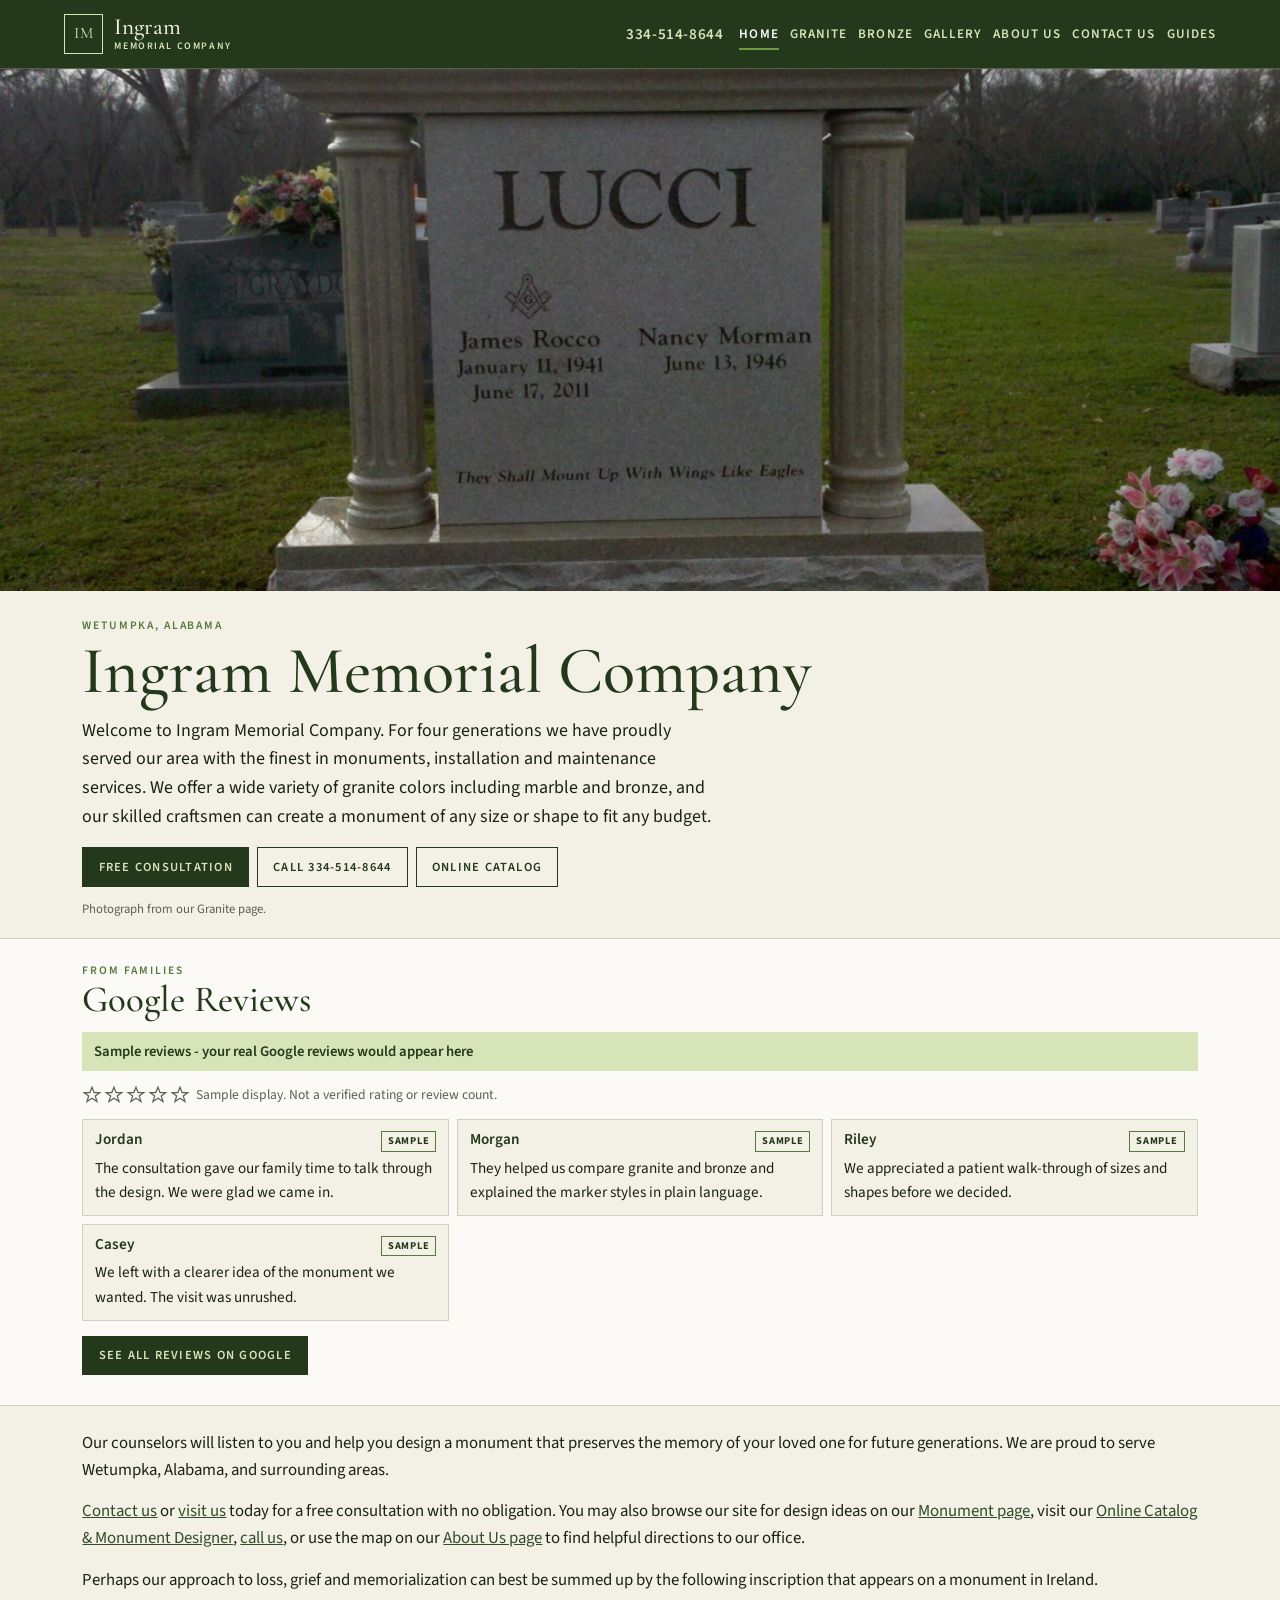
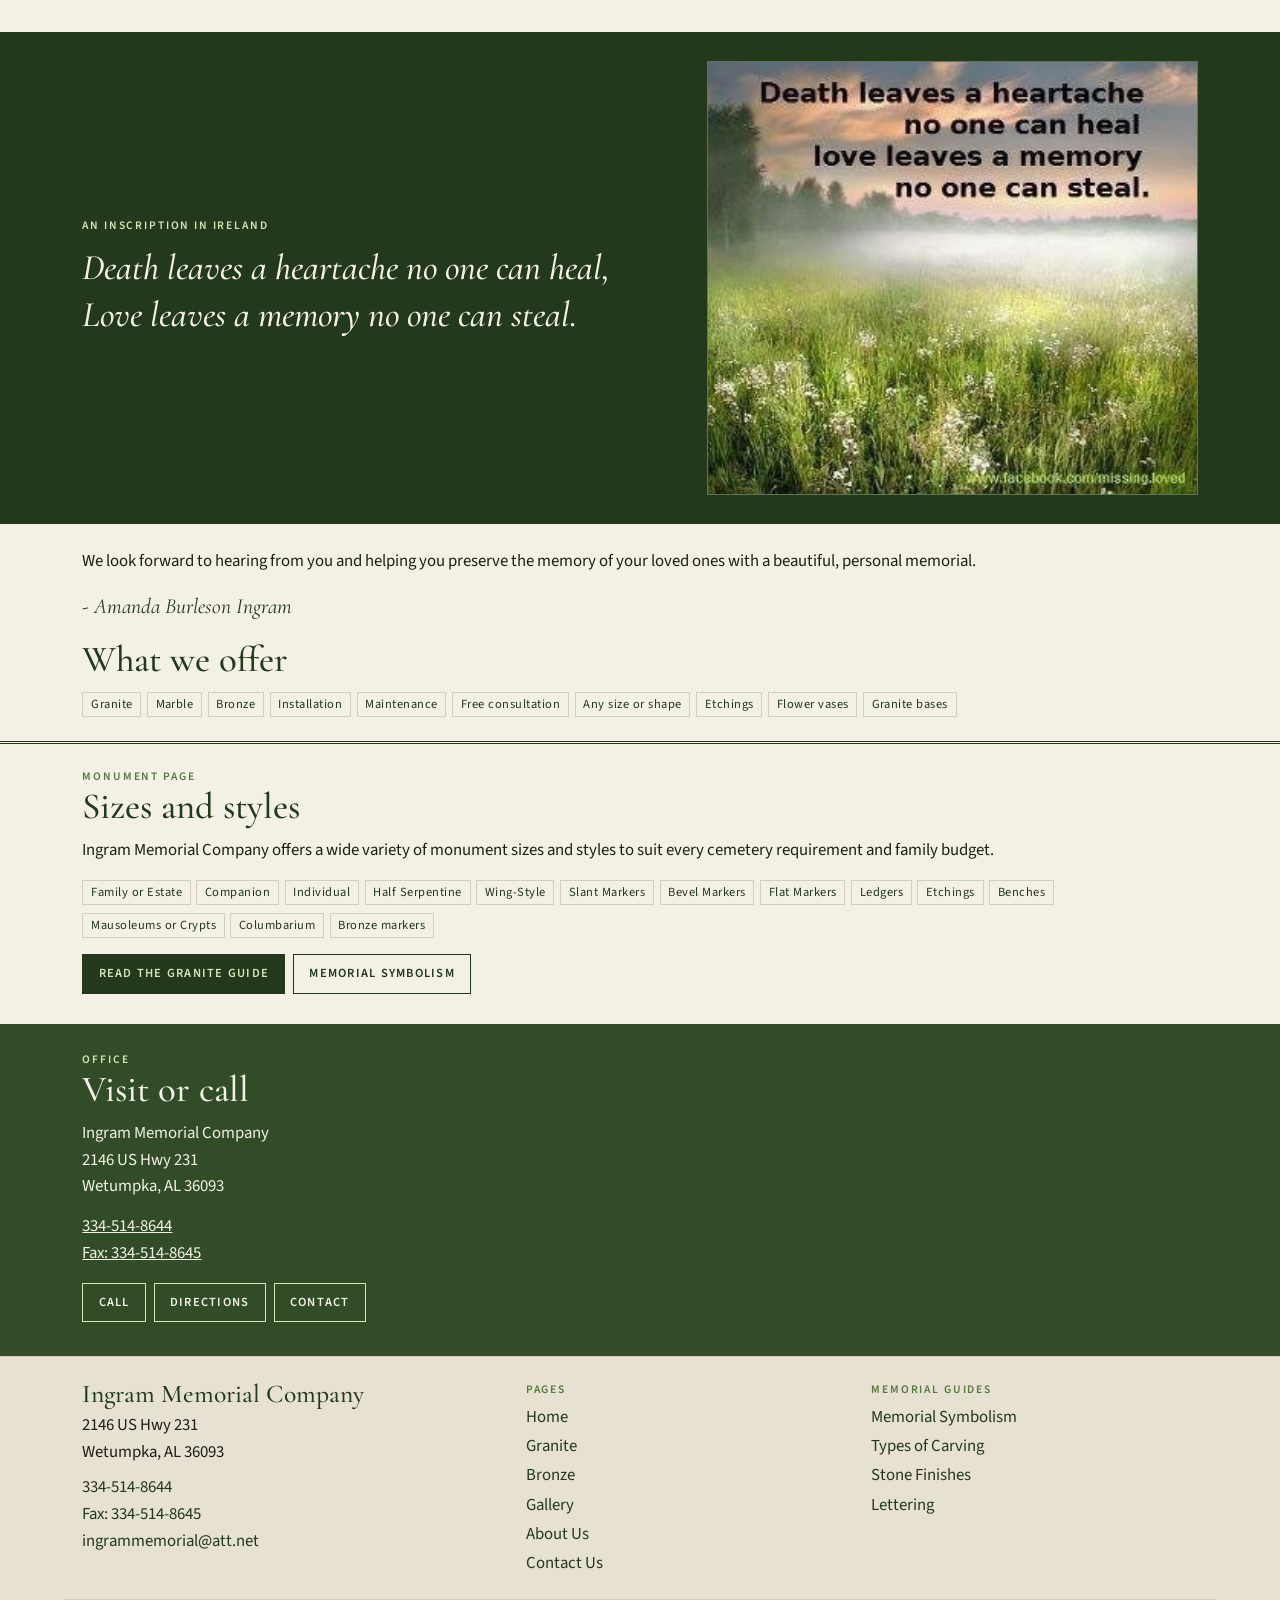
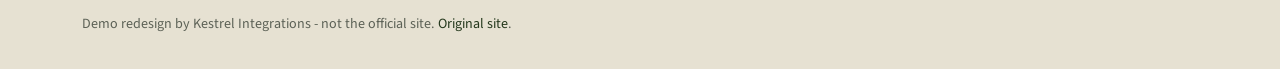
<file: index.html>
<!DOCTYPE html>
<html lang="en" class="no-js">
<head>
  <meta charset="utf-8">
  <script>document.documentElement.classList.replace("no-js","js");</script>
  <meta name="viewport" content="width=device-width, initial-scale=1">
  <meta name="robots" content="noindex">
  <title>Ingram Memorial Company | Monuments in Wetumpka, Alabama</title>
  <meta name="description" content="Ingram Memorial Company is proud to serve the Wetumpka, Alabama, area with the finest in monuments and customer service. From the quarry to the finished product, you can count on Ingram Memorial Company.">
  <link rel="canonical" href="https://www.ingrammemorialco.com/">
  <link rel="icon" href="assets/favicon.svg" type="image/svg+xml">
  <meta name="theme-color" content="#24381c">
  <link rel="preconnect" href="https://fonts.googleapis.com">
  <link rel="preconnect" href="https://fonts.gstatic.com" crossorigin>
  <link href="https://fonts.googleapis.com/css2?family=Cormorant+Garamond:ital,wght@0,500;0,600;1,500;1,600&family=Source+Sans+3:wght@400;600;700&display=swap" rel="stylesheet">
  <link rel="stylesheet" href="css/styles.css">
  <script type="application/ld+json">
  {
    "@context": "https://schema.org",
    "@type": "LocalBusiness",
    "name": "Ingram Memorial Company",
    "description": "Monuments, installation and maintenance in Wetumpka, Alabama. Granite, marble and bronze.",
    "telephone": "+1-334-514-8644",
    "faxNumber": "+1-334-514-8645",
    "email": "ingrammemorial@att.net",
    "image": "https://www.ingrammemorialco.com/images/productimages/Mon%20Lucci.jpg",
    "address": {
      "@type": "PostalAddress",
      "streetAddress": "2146 US Hwy 231",
      "addressLocality": "Wetumpka",
      "addressRegion": "AL",
      "postalCode": "36093",
      "addressCountry": "US"
    },
    "url": "https://www.ingrammemorialco.com/"
  }
  </script>
</head>
<body>
  <a class="skip" href="#content">Skip to content</a>
  <header class="site-header">
    <div class="wrap header-inner">
      <a class="brand" href="index.html">
        <span class="brand-mark" aria-hidden="true">IM</span>
        <span class="brand-name">Ingram<small>Memorial Company</small></span>
      </a>
      <a class="header-phone" href="tel:+13345148644">334-514-8644</a>
      <button class="nav-toggle" type="button" aria-expanded="false" aria-controls="site-nav">Menu</button>
      <nav class="nav" id="site-nav" aria-label="Primary">
        <a class="is-current" href="index.html" aria-current="page">Home</a>
        <a href="granite.html">Granite</a>
        <a href="bronze.html">Bronze</a>
        <a href="gallery.html">Gallery</a>
        <a href="about.html">About Us</a>
        <a href="contact.html">Contact Us</a>
        <details class="nav-guides">
          <summary>Guides</summary>
          <div class="guides-panel">
            <a href="symbolism.html">Memorial Symbolism</a>
            <a href="carving.html">Types of Carving</a>
            <a href="finishes.html">Stone Finishes</a>
            <a href="lettering.html">Lettering</a>
          </div>
        </details>
      </nav>
    </div>
  </header>

  <main id="content">
    <figure class="hero-photo">
      <img src="assets/mon-lucci.jpg" alt="Light granite monument with columns standing in a cemetery">
    </figure>

    <section class="intro">
      <div class="wrap">
        <p class="kicker">Wetumpka, Alabama</p>
        <h1>Ingram Memorial Company</h1>
        <p class="lede">Welcome to Ingram Memorial Company. For four generations we have proudly served our area with the finest in monuments, installation and maintenance services. We offer a wide variety of granite colors including marble and bronze, and our skilled craftsmen can create a monument of any size or shape to fit any budget.</p>
        <div class="actions">
          <a class="btn" href="contact.html">Free consultation</a>
          <a class="btn btn-ghost" href="tel:+13345148644">Call 334-514-8644</a>
          <a class="btn btn-ghost" href="granite.html#catalog">Online catalog</a>
        </div>
        <p class="hero-caption">Photograph from our Granite page.</p>
      </div>
    </section>

    <section class="reviews" aria-labelledby="reviews-title">
      <div class="wrap">
        <p class="kicker">From families</p>
        <h2 id="reviews-title">Google Reviews</h2>
        <p class="sample-banner">Sample reviews - your real Google reviews would appear here</p>
        <div class="stars" aria-hidden="true">
          <svg width="108" height="20" viewBox="0 0 108 20" fill="none">
            <g stroke="#5c6156" stroke-width="1.2">
              <path d="M10 2.2 12.1 7.6h5.7l-4.6 3.4 1.8 5.5L10 13.2 4.9 16.5l1.8-5.5L2.1 7.6h5.7L10 2.2z"/>
              <path d="M32 2.2 34.1 7.6h5.7l-4.6 3.4 1.8 5.5L32 13.2 26.9 16.5l1.8-5.5L24.1 7.6h5.7L32 2.2z"/>
              <path d="M54 2.2 56.1 7.6h5.7l-4.6 3.4 1.8 5.5L54 13.2 48.9 16.5l1.8-5.5L46.1 7.6h5.7L54 2.2z"/>
              <path d="M76 2.2 78.1 7.6h5.7l-4.6 3.4 1.8 5.5L76 13.2 70.9 16.5l1.8-5.5L68.1 7.6h5.7L76 2.2z"/>
              <path d="M98 2.2 100.1 7.6h5.7l-4.6 3.4 1.8 5.5L98 13.2 92.9 16.5l1.8-5.5L90.1 7.6h5.7L98 2.2z"/>
            </g>
          </svg>
          <span>Sample display. Not a verified rating or review count.</span>
        </div>
        <div class="review-grid" data-stagger>
          <article class="review reveal">
            <header>
              <h3>Jordan</h3>
              <span class="sample-tag">Sample</span>
            </header>
            <p>The consultation gave our family time to talk through the design. We were glad we came in.</p>
          </article>
          <article class="review reveal">
            <header>
              <h3>Morgan</h3>
              <span class="sample-tag">Sample</span>
            </header>
            <p>They helped us compare granite and bronze and explained the marker styles in plain language.</p>
          </article>
          <article class="review reveal">
            <header>
              <h3>Riley</h3>
              <span class="sample-tag">Sample</span>
            </header>
            <p>We appreciated a patient walk-through of sizes and shapes before we decided.</p>
          </article>
          <article class="review reveal">
            <header>
              <h3>Casey</h3>
              <span class="sample-tag">Sample</span>
            </header>
            <p>We left with a clearer idea of the monument we wanted. The visit was unrushed.</p>
          </article>
        </div>
        <div class="actions">
          <a class="btn" href="https://www.google.com/maps/search/?api=1&amp;query=Ingram%20Memorial%20Company%20Wetumpka">See all reviews on Google</a>
        </div>
      </div>
    </section>

    <section class="section reveal">
      <div class="wrap">
        <p>Our counselors will listen to you and help you design a monument that preserves the memory of your loved one for future generations. We are proud to serve Wetumpka, Alabama, and surrounding areas.</p>
        <p><a href="contact.html">Contact us</a> or <a href="about.html">visit us</a> today for a free consultation with no obligation. You may also browse our site for design ideas on our <a href="granite.html">Monument page</a>, visit our <a href="granite.html#catalog">Online Catalog &amp; Monument Designer</a>, <a href="tel:+13345148644">call us</a>, or use the map on our <a href="about.html">About Us page</a> to find helpful directions to our office.</p>
        <p>Perhaps our approach to loss, grief and memorialization can best be summed up by the following inscription that appears on a monument in Ireland.</p>
      </div>
    </section>

    <section class="verse-band reveal">
      <div class="wrap verse-grid">
        <div>
          <p class="kicker">An inscription in Ireland</p>
          <blockquote class="verse">
            Death leaves a heartache no one can heal,<br>
            Love leaves a memory no one can steal.
          </blockquote>
        </div>
        <img src="assets/field.jpg" alt="Sunrise over a meadow. The picture carries the same Irish inscription, and a small watermark from the original file.">
      </div>
    </section>

    <section class="section reveal">
      <div class="wrap">
        <p>We look forward to hearing from you and helping you preserve the memory of your loved ones with a beautiful, personal memorial.</p>
        <p class="signoff">- Amanda Burleson Ingram</p>
        <h2>What we offer</h2>
        <ul class="chips">
          <li><a href="granite.html">Granite</a></li>
          <li><span>Marble</span></li>
          <li><a href="bronze.html">Bronze</a></li>
          <li><span>Installation</span></li>
          <li><span>Maintenance</span></li>
          <li><a href="contact.html">Free consultation</a></li>
          <li><a href="granite.html">Any size or shape</a></li>
          <li><a href="granite.html#etchings">Etchings</a></li>
          <li><a href="bronze.html">Flower vases</a></li>
          <li><a href="bronze.html">Granite bases</a></li>
        </ul>
      </div>
    </section>

    <hr class="rule">

    <section class="section reveal">
      <div class="wrap">
        <p class="kicker">Monument page</p>
        <h2>Sizes and styles</h2>
        <p>Ingram Memorial Company offers a wide variety of monument sizes and styles to suit every cemetery requirement and family budget.</p>
        <ul class="chips">
          <li><a href="granite.html#family">Family or Estate</a></li>
          <li><a href="granite.html#companion">Companion</a></li>
          <li><a href="granite.html#individual">Individual</a></li>
          <li><a href="granite.html#half-serpentine">Half Serpentine</a></li>
          <li><a href="granite.html#wing">Wing-Style</a></li>
          <li><a href="granite.html#slant">Slant Markers</a></li>
          <li><a href="granite.html#bevel">Bevel Markers</a></li>
          <li><a href="granite.html#flat">Flat Markers</a></li>
          <li><a href="granite.html#ledgers">Ledgers</a></li>
          <li><a href="granite.html#etchings">Etchings</a></li>
          <li><a href="granite.html#benches">Benches</a></li>
          <li><a href="granite.html#mausoleum">Mausoleums or Crypts</a></li>
          <li><a href="granite.html#columbarium">Columbarium</a></li>
          <li><a href="bronze.html">Bronze markers</a></li>
        </ul>
        <div class="actions">
          <a class="btn" href="granite.html">Read the granite guide</a>
          <a class="btn btn-ghost" href="symbolism.html">Memorial symbolism</a>
        </div>
      </div>
    </section>

    <section class="visit reveal">
      <div class="wrap">
        <p class="kicker">Office</p>
        <h2>Visit or call</h2>
        <address>
          Ingram Memorial Company<br>
          2146 US Hwy 231<br>
          Wetumpka, AL 36093
        </address>
        <p><a href="tel:+13345148644">334-514-8644</a><br>
        <a href="tel:+13345148645">Fax: 334-514-8645</a></p>
        <div class="actions">
          <a class="btn btn-on-dark" href="tel:+13345148644">Call</a>
          <a class="btn btn-on-dark" href="about.html">Directions</a>
          <a class="btn btn-on-dark" href="contact.html">Contact</a>
        </div>
      </div>
    </section>
  </main>

  <footer class="site-footer">
    <div class="wrap footer-grid">
      <div>
        <p class="footer-name">Ingram Memorial Company</p>
        <address>
          2146 US Hwy 231<br>
          Wetumpka, AL 36093
        </address>
        <p>
          <a href="tel:+13345148644">334-514-8644</a><br>
          <a href="tel:+13345148645">Fax: 334-514-8645</a><br>
          <a href="mailto:ingrammemorial@att.net">ingrammemorial@att.net</a>
        </p>
      </div>
      <div>
        <p class="kicker">Pages</p>
        <ul>
          <li><a href="index.html">Home</a></li>
          <li><a href="granite.html">Granite</a></li>
          <li><a href="bronze.html">Bronze</a></li>
          <li><a href="gallery.html">Gallery</a></li>
          <li><a href="about.html">About Us</a></li>
          <li><a href="contact.html">Contact Us</a></li>
        </ul>
      </div>
      <div>
        <p class="kicker">Memorial guides</p>
        <ul>
          <li><a href="symbolism.html">Memorial Symbolism</a></li>
          <li><a href="carving.html">Types of Carving</a></li>
          <li><a href="finishes.html">Stone Finishes</a></li>
          <li><a href="lettering.html">Lettering</a></li>
        </ul>
      </div>
    </div>
    <div class="wrap demo-note">
      <p>Demo redesign by Kestrel Integrations - not the official site. <a href="https://www.ingrammemorialco.com/">Original site</a>.</p>
    </div>
  </footer>

  <div class="callbar">
    <a href="tel:+13345148644">Call</a>
    <a href="contact.html">Contact</a>
  </div>
  <script src="js/main.js"></script>
</body>
</html>
</file>
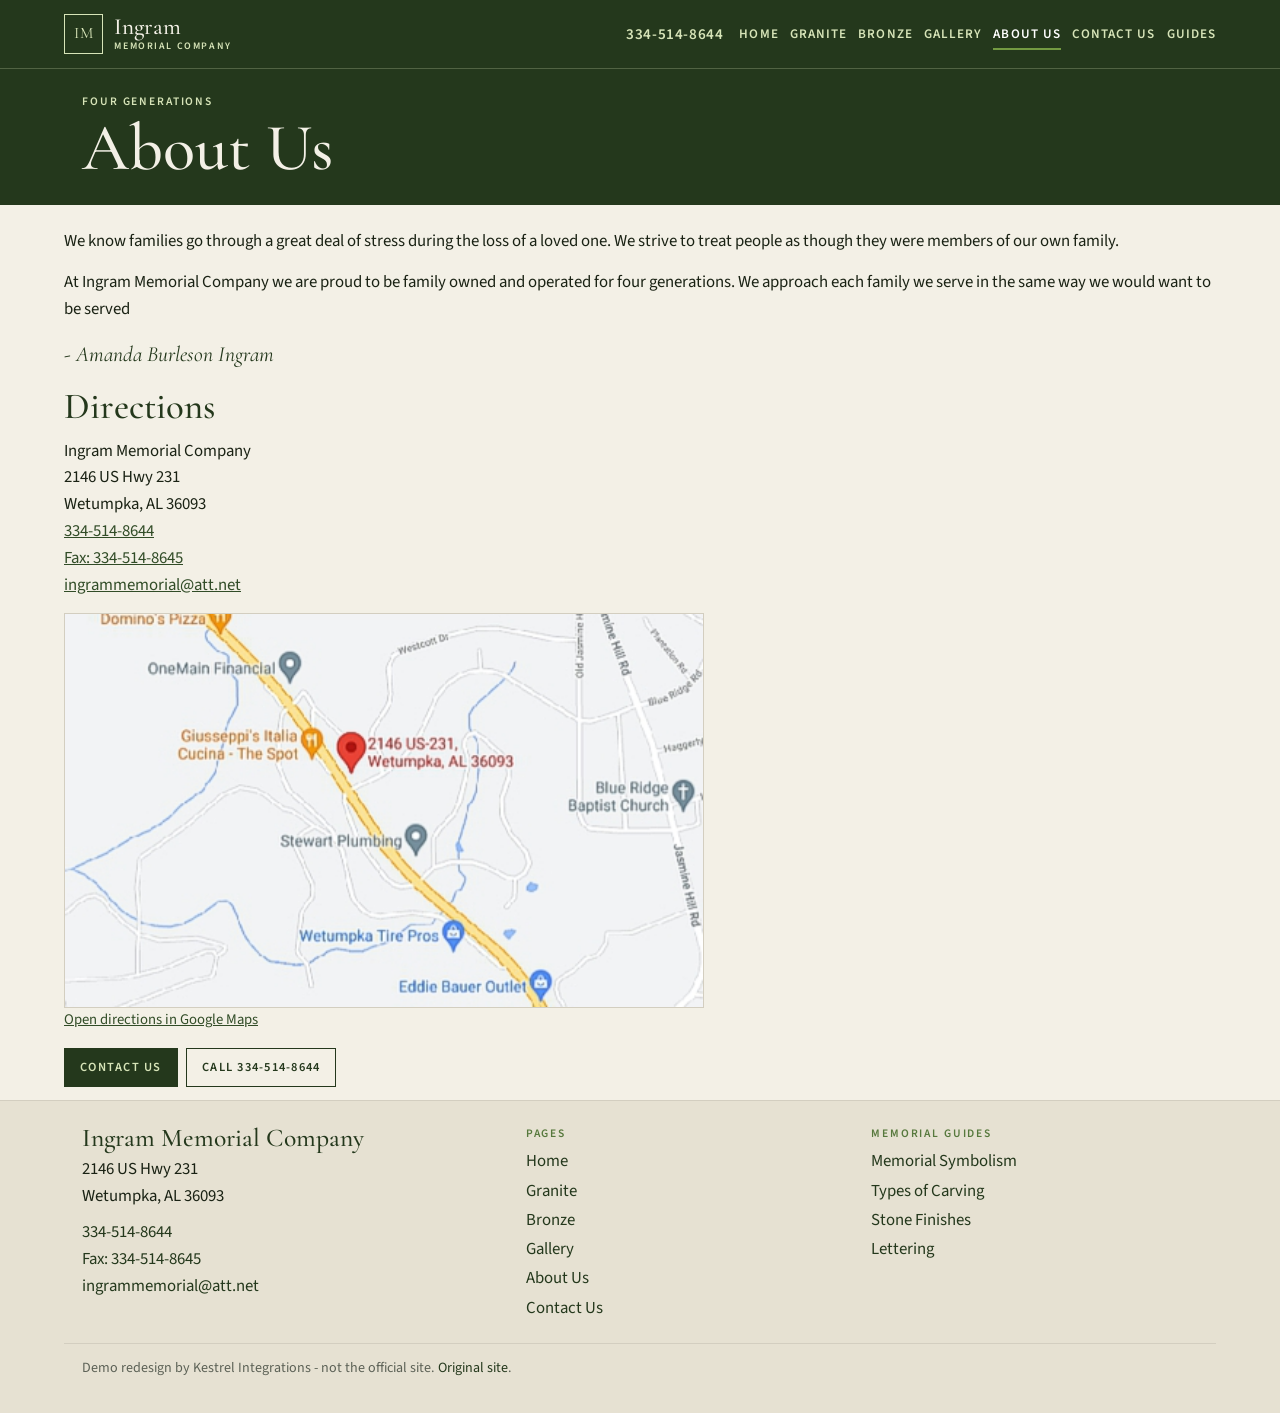
<file: about.html>
<!DOCTYPE html>
<html lang="en" class="no-js">
<head>
  <meta charset="utf-8">
  <script>document.documentElement.classList.replace("no-js","js");</script>
  <meta name="viewport" content="width=device-width, initial-scale=1">
  <meta name="robots" content="noindex">
  <title>About Us | Ingram Memorial Company</title>
  <meta name="description" content="Family owned and operated for four generations in Wetumpka, Alabama. Ingram Memorial Company treats each family as we would want to be served.">
  <link rel="canonical" href="https://www.ingrammemorialco.com/index.php/about-us">
  <link rel="icon" href="assets/favicon.svg" type="image/svg+xml">
  <meta name="theme-color" content="#24381c">
  <link rel="preconnect" href="https://fonts.googleapis.com">
  <link rel="preconnect" href="https://fonts.gstatic.com" crossorigin>
  <link href="https://fonts.googleapis.com/css2?family=Cormorant+Garamond:ital,wght@0,500;0,600;1,500;1,600&family=Source+Sans+3:wght@400;600;700&display=swap" rel="stylesheet">
  <link rel="stylesheet" href="css/styles.css">
</head>
<body>
  <a class="skip" href="#content">Skip to content</a>
  <header class="site-header">
    <div class="wrap header-inner">
      <a class="brand" href="index.html">
        <span class="brand-mark" aria-hidden="true">IM</span>
        <span class="brand-name">Ingram<small>Memorial Company</small></span>
      </a>
      <a class="header-phone" href="tel:+13345148644">334-514-8644</a>
      <button class="nav-toggle" type="button" aria-expanded="false" aria-controls="site-nav">Menu</button>
      <nav class="nav" id="site-nav" aria-label="Primary">
        <a href="index.html">Home</a>
        <a href="granite.html">Granite</a>
        <a href="bronze.html">Bronze</a>
        <a href="gallery.html">Gallery</a>
        <a class="is-current" href="about.html" aria-current="page">About Us</a>
        <a href="contact.html">Contact Us</a>
        <details class="nav-guides">
          <summary>Guides</summary>
          <div class="guides-panel">
            <a href="symbolism.html">Memorial Symbolism</a>
            <a href="carving.html">Types of Carving</a>
            <a href="finishes.html">Stone Finishes</a>
            <a href="lettering.html">Lettering</a>
          </div>
        </details>
      </nav>
    </div>
  </header>

  <main id="content">
    <header class="page-head">
      <div class="wrap">
        <p class="kicker">Four generations</p>
        <h1>About Us</h1>
      </div>
    </header>
    <div class="wrap prose">
      <p>We know families go through a great deal of stress during the loss of a loved one. We strive to treat people as though they were members of our own family.</p>
      <p>At Ingram Memorial Company we are proud to be family owned and operated for four generations. We approach each family we serve in the same way we would want to be served</p>
      <p class="signoff">- Amanda Burleson Ingram</p>

      <h2 id="map">Directions</h2>
      <address>
        Ingram Memorial Company<br>
        2146 US Hwy 231<br>
        Wetumpka, AL 36093
      </address>
      <p>
        <a href="tel:+13345148644">334-514-8644</a><br>
        <a href="tel:+13345148645">Fax: 334-514-8645</a><br>
        <a href="mailto:ingrammemorial@att.net">ingrammemorial@att.net</a>
      </p>
      <a class="map-link" href="https://goo.gl/maps/H1aegzqbfvKkBTyo6">
        <img src="assets/map.jpg" alt="Map showing 2146 US-231, Wetumpka, AL 36093">
      </a>
      <p class="note"><a href="https://www.google.com/maps/search/?api=1&amp;query=2146+US+Hwy+231+Wetumpka+AL+36093">Open directions in Google Maps</a></p>
      <div class="actions">
        <a class="btn" href="contact.html">Contact us</a>
        <a class="btn btn-ghost" href="tel:+13345148644">Call 334-514-8644</a>
      </div>
    </div>
  </main>

  <footer class="site-footer">
    <div class="wrap footer-grid">
      <div>
        <p class="footer-name">Ingram Memorial Company</p>
        <address>
          2146 US Hwy 231<br>
          Wetumpka, AL 36093
        </address>
        <p>
          <a href="tel:+13345148644">334-514-8644</a><br>
          <a href="tel:+13345148645">Fax: 334-514-8645</a><br>
          <a href="mailto:ingrammemorial@att.net">ingrammemorial@att.net</a>
        </p>
      </div>
      <div>
        <p class="kicker">Pages</p>
        <ul>
          <li><a href="index.html">Home</a></li>
          <li><a href="granite.html">Granite</a></li>
          <li><a href="bronze.html">Bronze</a></li>
          <li><a href="gallery.html">Gallery</a></li>
          <li><a href="about.html">About Us</a></li>
          <li><a href="contact.html">Contact Us</a></li>
        </ul>
      </div>
      <div>
        <p class="kicker">Memorial guides</p>
        <ul>
          <li><a href="symbolism.html">Memorial Symbolism</a></li>
          <li><a href="carving.html">Types of Carving</a></li>
          <li><a href="finishes.html">Stone Finishes</a></li>
          <li><a href="lettering.html">Lettering</a></li>
        </ul>
      </div>
    </div>
    <div class="wrap demo-note">
      <p>Demo redesign by Kestrel Integrations - not the official site. <a href="https://www.ingrammemorialco.com/">Original site</a>.</p>
    </div>
  </footer>
  <div class="callbar">
    <a href="tel:+13345148644">Call</a>
    <a href="contact.html">Contact</a>
  </div>
  <script src="js/main.js"></script>
</body>
</html>
</file>
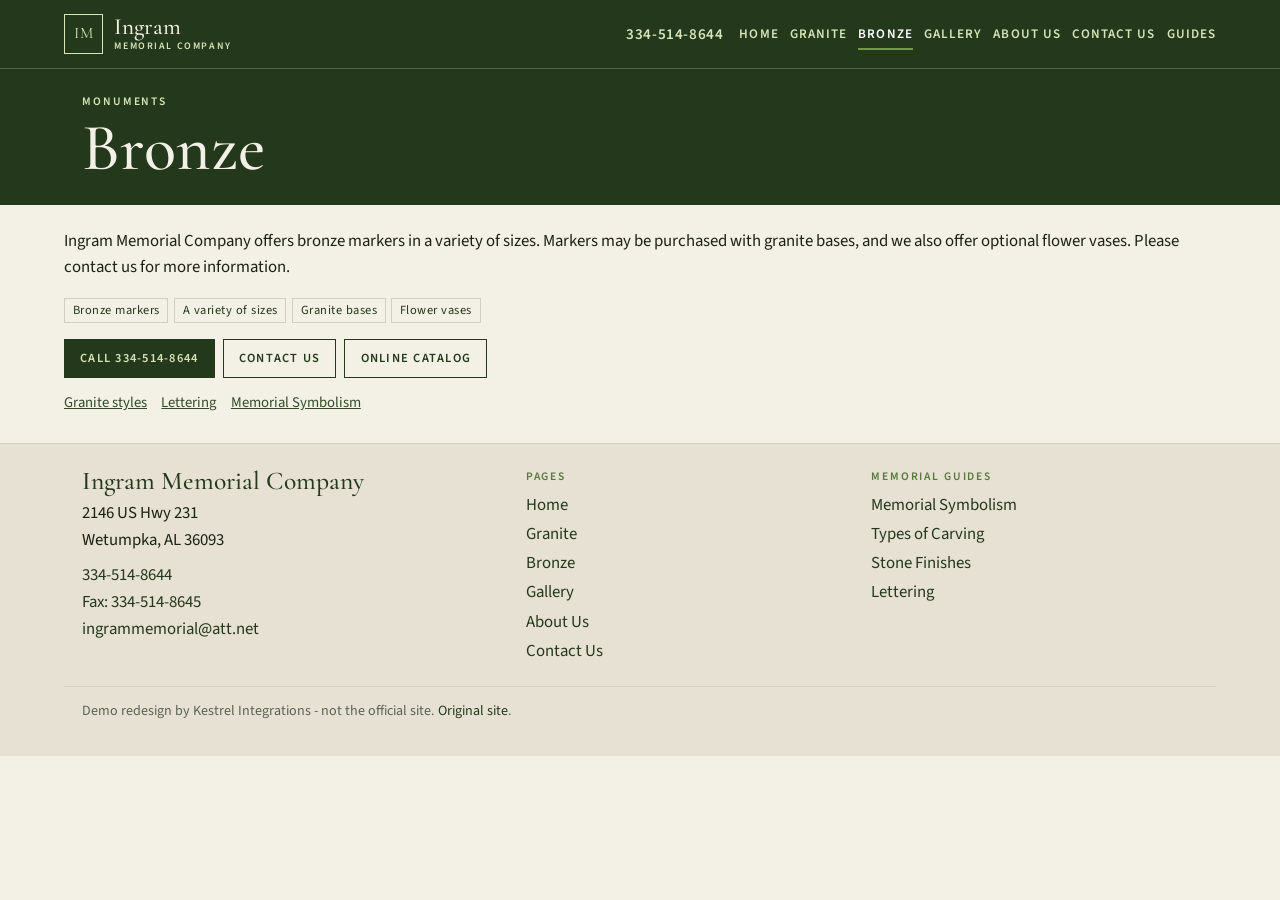
<file: bronze.html>
<!DOCTYPE html>
<html lang="en" class="no-js">
<head>
  <meta charset="utf-8">
  <script>document.documentElement.classList.replace("no-js","js");</script>
  <meta name="viewport" content="width=device-width, initial-scale=1">
  <meta name="robots" content="noindex">
  <title>Bronze | Ingram Memorial Company</title>
  <meta name="description" content="Ingram Memorial Company offers bronze markers in a variety of sizes. Markers may be purchased with granite bases, and optional flower vases.">
  <link rel="canonical" href="https://www.ingrammemorialco.com/index.php/bronze">
  <link rel="icon" href="assets/favicon.svg" type="image/svg+xml">
  <meta name="theme-color" content="#24381c">
  <link rel="preconnect" href="https://fonts.googleapis.com">
  <link rel="preconnect" href="https://fonts.gstatic.com" crossorigin>
  <link href="https://fonts.googleapis.com/css2?family=Cormorant+Garamond:ital,wght@0,500;0,600;1,500;1,600&family=Source+Sans+3:wght@400;600;700&display=swap" rel="stylesheet">
  <link rel="stylesheet" href="css/styles.css">
</head>
<body>
  <a class="skip" href="#content">Skip to content</a>
  <header class="site-header">
    <div class="wrap header-inner">
      <a class="brand" href="index.html">
        <span class="brand-mark" aria-hidden="true">IM</span>
        <span class="brand-name">Ingram<small>Memorial Company</small></span>
      </a>
      <a class="header-phone" href="tel:+13345148644">334-514-8644</a>
      <button class="nav-toggle" type="button" aria-expanded="false" aria-controls="site-nav">Menu</button>
      <nav class="nav" id="site-nav" aria-label="Primary">
        <a href="index.html">Home</a>
        <a href="granite.html">Granite</a>
        <a class="is-current" href="bronze.html" aria-current="page">Bronze</a>
        <a href="gallery.html">Gallery</a>
        <a href="about.html">About Us</a>
        <a href="contact.html">Contact Us</a>
        <details class="nav-guides">
          <summary>Guides</summary>
          <div class="guides-panel">
            <a href="symbolism.html">Memorial Symbolism</a>
            <a href="carving.html">Types of Carving</a>
            <a href="finishes.html">Stone Finishes</a>
            <a href="lettering.html">Lettering</a>
          </div>
        </details>
      </nav>
    </div>
  </header>

  <main id="content">
    <header class="page-head">
      <div class="wrap">
        <p class="kicker">Monuments</p>
        <h1>Bronze</h1>
      </div>
    </header>
    <div class="wrap prose">
      <p>Ingram Memorial Company offers bronze markers in a variety of sizes. Markers may be purchased with granite bases, and we also offer optional flower vases. Please contact us for more information.</p>
      <ul class="chips">
        <li><span>Bronze markers</span></li>
        <li><span>A variety of sizes</span></li>
        <li><span>Granite bases</span></li>
        <li><span>Flower vases</span></li>
      </ul>
      <div class="actions">
        <a class="btn" href="tel:+13345148644">Call 334-514-8644</a>
        <a class="btn btn-ghost" href="contact.html">Contact us</a>
        <a class="btn btn-ghost" href="granite.html#catalog">Online catalog</a>
      </div>
      <nav class="related" aria-label="Related">
        <a href="granite.html">Granite styles</a>
        <a href="lettering.html">Lettering</a>
        <a href="symbolism.html">Memorial Symbolism</a>
      </nav>
    </div>
  </main>

  <footer class="site-footer">
    <div class="wrap footer-grid">
      <div>
        <p class="footer-name">Ingram Memorial Company</p>
        <address>
          2146 US Hwy 231<br>
          Wetumpka, AL 36093
        </address>
        <p>
          <a href="tel:+13345148644">334-514-8644</a><br>
          <a href="tel:+13345148645">Fax: 334-514-8645</a><br>
          <a href="mailto:ingrammemorial@att.net">ingrammemorial@att.net</a>
        </p>
      </div>
      <div>
        <p class="kicker">Pages</p>
        <ul>
          <li><a href="index.html">Home</a></li>
          <li><a href="granite.html">Granite</a></li>
          <li><a href="bronze.html">Bronze</a></li>
          <li><a href="gallery.html">Gallery</a></li>
          <li><a href="about.html">About Us</a></li>
          <li><a href="contact.html">Contact Us</a></li>
        </ul>
      </div>
      <div>
        <p class="kicker">Memorial guides</p>
        <ul>
          <li><a href="symbolism.html">Memorial Symbolism</a></li>
          <li><a href="carving.html">Types of Carving</a></li>
          <li><a href="finishes.html">Stone Finishes</a></li>
          <li><a href="lettering.html">Lettering</a></li>
        </ul>
      </div>
    </div>
    <div class="wrap demo-note">
      <p>Demo redesign by Kestrel Integrations - not the official site. <a href="https://www.ingrammemorialco.com/">Original site</a>.</p>
    </div>
  </footer>
  <div class="callbar">
    <a href="tel:+13345148644">Call</a>
    <a href="contact.html">Contact</a>
  </div>
  <script src="js/main.js"></script>
</body>
</html>
</file>
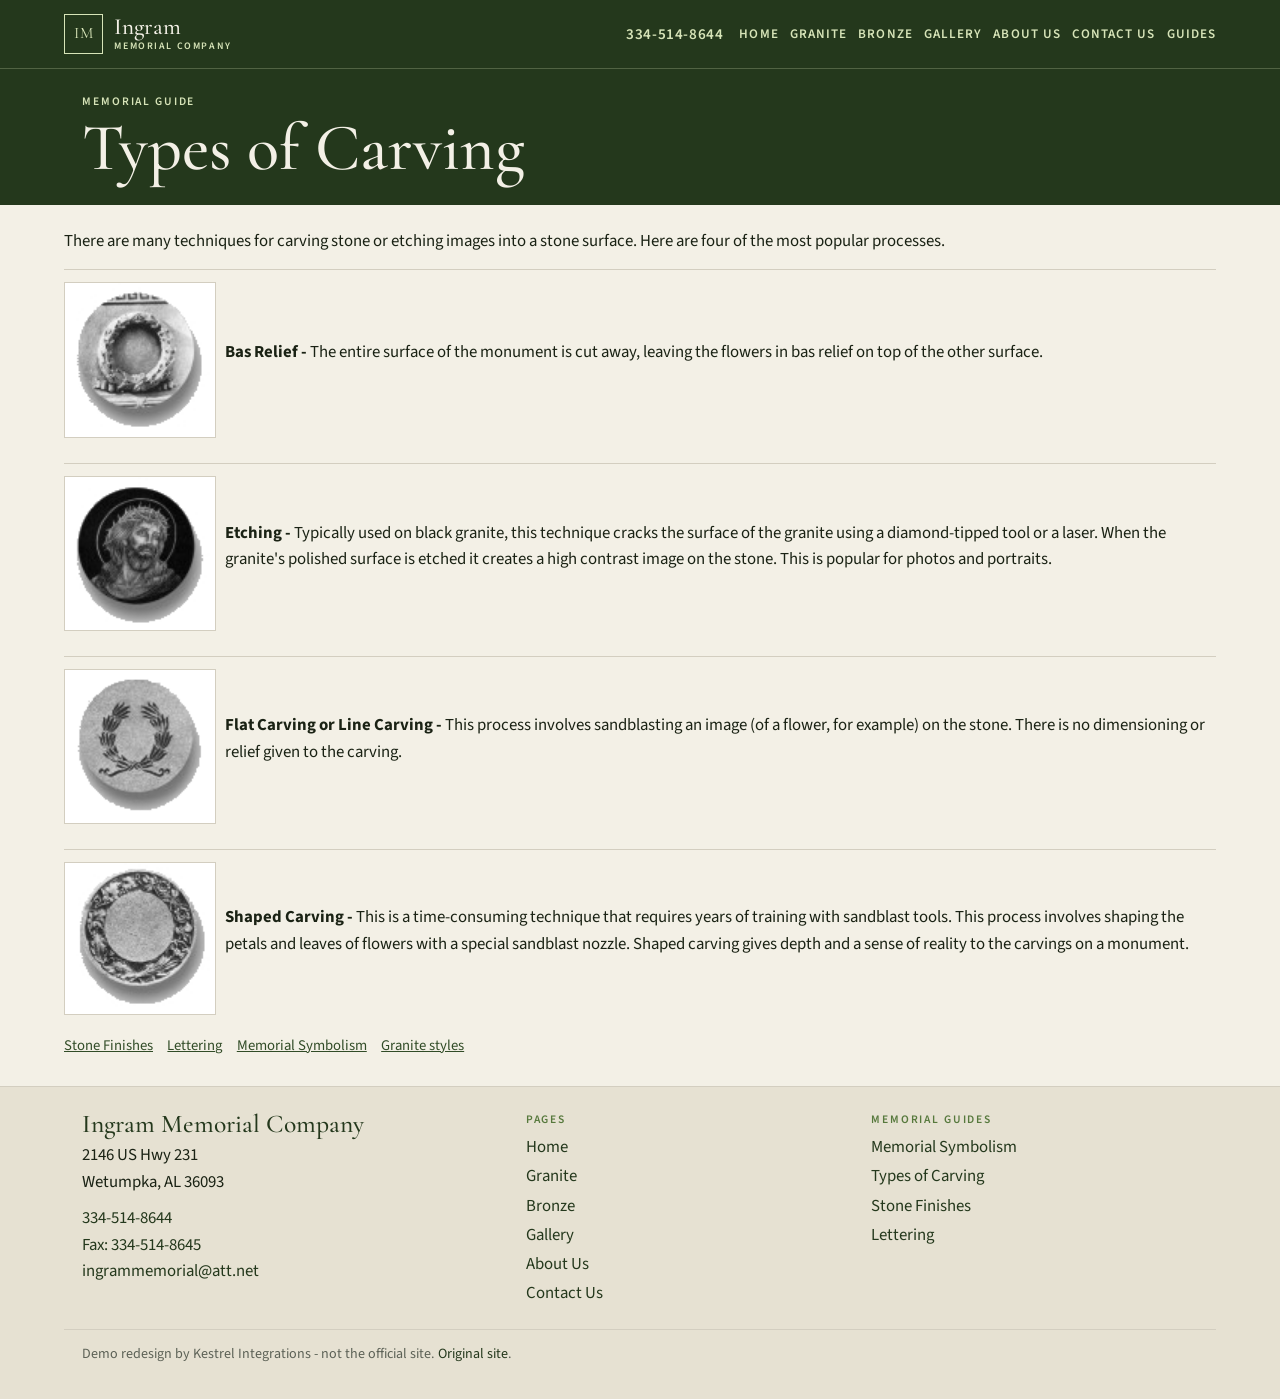
<file: carving.html>
<!DOCTYPE html>
<html lang="en" class="no-js">
<head>
  <meta charset="utf-8">
  <script>document.documentElement.classList.replace("no-js","js");</script>
  <meta name="viewport" content="width=device-width, initial-scale=1">
  <meta name="robots" content="noindex">
  <title>Types of Carving | Ingram Memorial Company</title>
  <meta name="description" content="Four ways of carving stone or etching images: bas relief, etching, flat carving, and shaped carving.">
  <link rel="canonical" href="https://www.ingrammemorialco.com/index.php/types-of-carving">
  <link rel="icon" href="assets/favicon.svg" type="image/svg+xml">
  <meta name="theme-color" content="#24381c">
  <link rel="preconnect" href="https://fonts.googleapis.com">
  <link rel="preconnect" href="https://fonts.gstatic.com" crossorigin>
  <link href="https://fonts.googleapis.com/css2?family=Cormorant+Garamond:ital,wght@0,500;0,600;1,500;1,600&family=Source+Sans+3:wght@400;600;700&display=swap" rel="stylesheet">
  <link rel="stylesheet" href="css/styles.css">
</head>
<body>
  <a class="skip" href="#content">Skip to content</a>
  <header class="site-header">
    <div class="wrap header-inner">
      <a class="brand" href="index.html">
        <span class="brand-mark" aria-hidden="true">IM</span>
        <span class="brand-name">Ingram<small>Memorial Company</small></span>
      </a>
      <a class="header-phone" href="tel:+13345148644">334-514-8644</a>
      <button class="nav-toggle" type="button" aria-expanded="false" aria-controls="site-nav">Menu</button>
      <nav class="nav" id="site-nav" aria-label="Primary">
        <a href="index.html">Home</a>
        <a href="granite.html">Granite</a>
        <a href="bronze.html">Bronze</a>
        <a href="gallery.html">Gallery</a>
        <a href="about.html">About Us</a>
        <a href="contact.html">Contact Us</a>
        <details class="nav-guides">
          <summary>Guides</summary>
          <div class="guides-panel">
            <a href="symbolism.html">Memorial Symbolism</a>
            <a class="is-current" href="carving.html" aria-current="page">Types of Carving</a>
            <a href="finishes.html">Stone Finishes</a>
            <a href="lettering.html">Lettering</a>
          </div>
        </details>
      </nav>
    </div>
  </header>

  <main id="content">
    <header class="page-head">
      <div class="wrap">
        <p class="kicker">Memorial guide</p>
        <h1>Types of Carving</h1>
      </div>
    </header>
    <div class="wrap prose">
      <p>There are many techniques for carving stone or etching images into a stone surface. Here are four of the most popular processes.</p>
      <div class="finish-list">
        <article class="finish">
          <a class="zoom" data-group="carving" href="assets/carvingbasrelief.jpeg" data-caption="Bas Relief"><img src="assets/carvingbasrelief.jpeg" alt="Bas relief carving sample"></a>
          <p><strong>Bas Relief -</strong> The entire surface of the monument is cut away, leaving the flowers in bas relief on top of the other surface.</p>
        </article>
        <article class="finish">
          <a class="zoom" data-group="carving" href="assets/carvingetching.jpeg" data-caption="Etching"><img src="assets/carvingetching.jpeg" alt="Etching sample on dark stone"></a>
          <p><strong>Etching -</strong> Typically used on black granite, this technique cracks the surface of the granite using a diamond-tipped tool or a laser. When the granite's polished surface is etched it creates a high contrast image on the stone. This is popular for photos and portraits.</p>
        </article>
        <article class="finish">
          <a class="zoom" data-group="carving" href="assets/carvingflat.jpeg" data-caption="Flat Carving or Line Carving"><img src="assets/carvingflat.jpeg" alt="Flat carving or line carving sample"></a>
          <p><strong>Flat Carving or Line Carving -</strong> This process involves sandblasting an image (of a flower, for example) on the stone. There is no dimensioning or relief given to the carving.</p>
        </article>
        <article class="finish">
          <a class="zoom" data-group="carving" href="assets/carvingshape.jpeg" data-caption="Shaped Carving"><img src="assets/carvingshape.jpeg" alt="Shaped carving sample"></a>
          <p><strong>Shaped Carving -</strong> This is a time-consuming technique that requires years of training with sandblast tools. This process involves shaping the petals and leaves of flowers with a special sandblast nozzle. Shaped carving gives depth and a sense of reality to the carvings on a monument.</p>
        </article>
      </div>
      <nav class="related" aria-label="Related">
        <a href="finishes.html">Stone Finishes</a>
        <a href="lettering.html">Lettering</a>
        <a href="symbolism.html">Memorial Symbolism</a>
        <a href="granite.html">Granite styles</a>
      </nav>
    </div>
  </main>

  <footer class="site-footer">
    <div class="wrap footer-grid">
      <div>
        <p class="footer-name">Ingram Memorial Company</p>
        <address>2146 US Hwy 231<br>Wetumpka, AL 36093</address>
        <p><a href="tel:+13345148644">334-514-8644</a><br><a href="tel:+13345148645">Fax: 334-514-8645</a><br><a href="mailto:ingrammemorial@att.net">ingrammemorial@att.net</a></p>
      </div>
      <div>
        <p class="kicker">Pages</p>
        <ul>
          <li><a href="index.html">Home</a></li>
          <li><a href="granite.html">Granite</a></li>
          <li><a href="bronze.html">Bronze</a></li>
          <li><a href="gallery.html">Gallery</a></li>
          <li><a href="about.html">About Us</a></li>
          <li><a href="contact.html">Contact Us</a></li>
        </ul>
      </div>
      <div>
        <p class="kicker">Memorial guides</p>
        <ul>
          <li><a href="symbolism.html">Memorial Symbolism</a></li>
          <li><a href="carving.html">Types of Carving</a></li>
          <li><a href="finishes.html">Stone Finishes</a></li>
          <li><a href="lettering.html">Lettering</a></li>
        </ul>
      </div>
    </div>
    <div class="wrap demo-note">
      <p>Demo redesign by Kestrel Integrations - not the official site. <a href="https://www.ingrammemorialco.com/">Original site</a>.</p>
    </div>
  </footer>
  <div class="callbar"><a href="tel:+13345148644">Call</a><a href="contact.html">Contact</a></div>
  <script src="js/main.js"></script>
</body>
</html>
</file>
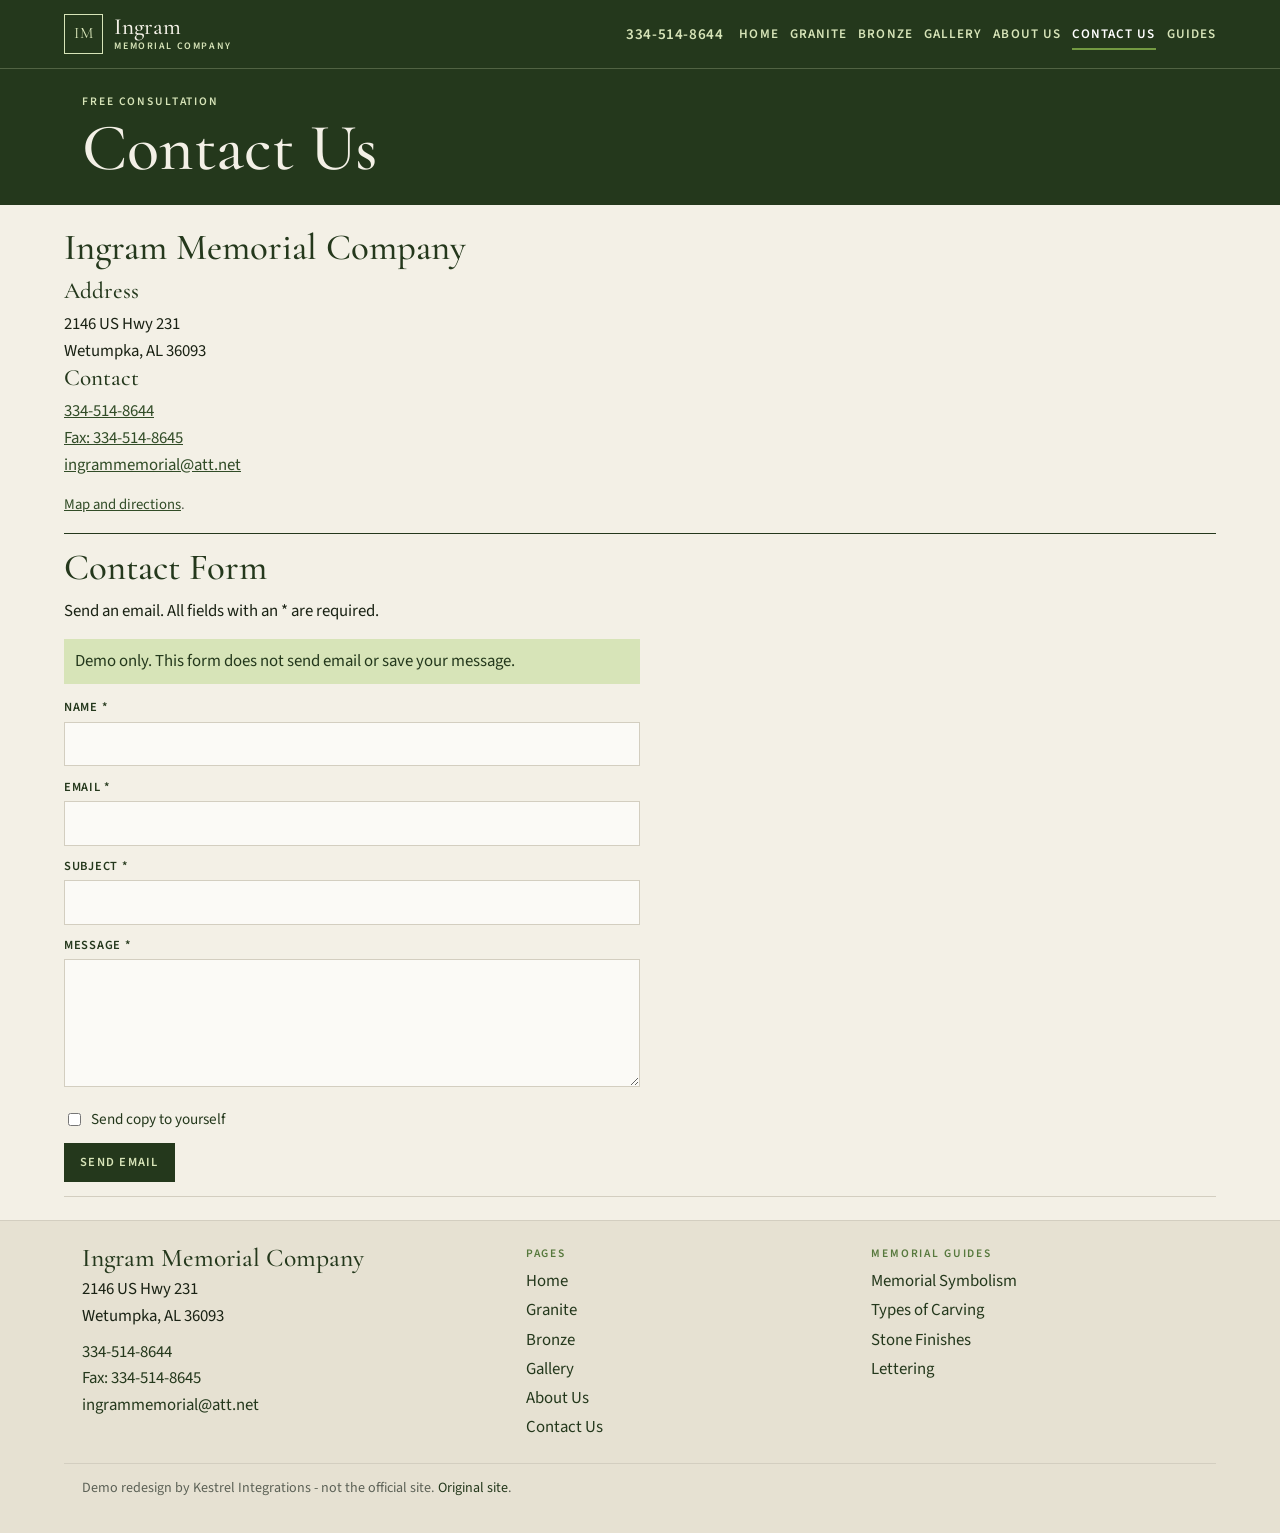
<file: contact.html>
<!DOCTYPE html>
<html lang="en" class="no-js">
<head>
  <meta charset="utf-8">
  <script>document.documentElement.classList.replace("no-js","js");</script>
  <meta name="viewport" content="width=device-width, initial-scale=1">
  <meta name="robots" content="noindex">
  <title>Contact Us | Ingram Memorial Company</title>
  <meta name="description" content="Contact Ingram Memorial Company at 2146 US Hwy 231, Wetumpka, AL 36093. Phone 334-514-8644. Fax 334-514-8645.">
  <link rel="canonical" href="https://www.ingrammemorialco.com/index.php?option=com_contact&amp;view=contact&amp;id=9">
  <link rel="icon" href="assets/favicon.svg" type="image/svg+xml">
  <meta name="theme-color" content="#24381c">
  <link rel="preconnect" href="https://fonts.googleapis.com">
  <link rel="preconnect" href="https://fonts.gstatic.com" crossorigin>
  <link href="https://fonts.googleapis.com/css2?family=Cormorant+Garamond:ital,wght@0,500;0,600;1,500;1,600&family=Source+Sans+3:wght@400;600;700&display=swap" rel="stylesheet">
  <link rel="stylesheet" href="css/styles.css">
</head>
<body>
  <a class="skip" href="#content">Skip to content</a>
  <header class="site-header">
    <div class="wrap header-inner">
      <a class="brand" href="index.html">
        <span class="brand-mark" aria-hidden="true">IM</span>
        <span class="brand-name">Ingram<small>Memorial Company</small></span>
      </a>
      <a class="header-phone" href="tel:+13345148644">334-514-8644</a>
      <button class="nav-toggle" type="button" aria-expanded="false" aria-controls="site-nav">Menu</button>
      <nav class="nav" id="site-nav" aria-label="Primary">
        <a href="index.html">Home</a>
        <a href="granite.html">Granite</a>
        <a href="bronze.html">Bronze</a>
        <a href="gallery.html">Gallery</a>
        <a href="about.html">About Us</a>
        <a class="is-current" href="contact.html" aria-current="page">Contact Us</a>
        <details class="nav-guides">
          <summary>Guides</summary>
          <div class="guides-panel">
            <a href="symbolism.html">Memorial Symbolism</a>
            <a href="carving.html">Types of Carving</a>
            <a href="finishes.html">Stone Finishes</a>
            <a href="lettering.html">Lettering</a>
          </div>
        </details>
      </nav>
    </div>
  </header>

  <main id="content">
    <header class="page-head">
      <div class="wrap">
        <p class="kicker">Free consultation</p>
        <h1>Contact Us</h1>
      </div>
    </header>
    <div class="wrap prose">
      <h2>Ingram Memorial Company</h2>
      <h3>Address</h3>
      <address>
        2146 US Hwy 231<br>
        Wetumpka, AL 36093
      </address>
      <h3>Contact</h3>
      <p>
        <a href="tel:+13345148644">334-514-8644</a><br>
        <a href="tel:+13345148645">Fax: 334-514-8645</a><br>
        <a href="mailto:ingrammemorial@att.net">ingrammemorial@att.net</a>
      </p>
      <p class="note"><a href="about.html#map">Map and directions</a>.</p>

      <div class="form-panel">
        <h2>Contact Form</h2>
        <p>Send an email. All fields with an * are required.</p>
        <p id="form-note" class="form-note">Demo only. This form does not send email or save your message.</p>
        <form id="demo-form" class="demo-form" action="#" method="post" onsubmit="event.preventDefault(); var n=document.getElementById('form-note'); if(n){ n.hidden=false; n.textContent='This is a demo form. Nothing was sent.'; } return false;">
          <label for="name">Name *</label>
          <input id="name" name="name" type="text" required autocomplete="name">
          <label for="email">Email *</label>
          <input id="email" name="email" type="email" required autocomplete="email">
          <label for="subject">Subject *</label>
          <input id="subject" name="subject" type="text" required>
          <label for="message">Message *</label>
          <textarea id="message" name="message" required></textarea>
          <label class="check"><input type="checkbox" name="copy"> Send copy to yourself</label>
          <button class="btn" type="submit">Send Email</button>
        </form>
      </div>
    </div>
  </main>

  <footer class="site-footer">
    <div class="wrap footer-grid">
      <div>
        <p class="footer-name">Ingram Memorial Company</p>
        <address>
          2146 US Hwy 231<br>
          Wetumpka, AL 36093
        </address>
        <p>
          <a href="tel:+13345148644">334-514-8644</a><br>
          <a href="tel:+13345148645">Fax: 334-514-8645</a><br>
          <a href="mailto:ingrammemorial@att.net">ingrammemorial@att.net</a>
        </p>
      </div>
      <div>
        <p class="kicker">Pages</p>
        <ul>
          <li><a href="index.html">Home</a></li>
          <li><a href="granite.html">Granite</a></li>
          <li><a href="bronze.html">Bronze</a></li>
          <li><a href="gallery.html">Gallery</a></li>
          <li><a href="about.html">About Us</a></li>
          <li><a href="contact.html">Contact Us</a></li>
        </ul>
      </div>
      <div>
        <p class="kicker">Memorial guides</p>
        <ul>
          <li><a href="symbolism.html">Memorial Symbolism</a></li>
          <li><a href="carving.html">Types of Carving</a></li>
          <li><a href="finishes.html">Stone Finishes</a></li>
          <li><a href="lettering.html">Lettering</a></li>
        </ul>
      </div>
    </div>
    <div class="wrap demo-note">
      <p>Demo redesign by Kestrel Integrations - not the official site. <a href="https://www.ingrammemorialco.com/">Original site</a>.</p>
    </div>
  </footer>
  <div class="callbar">
    <a href="tel:+13345148644">Call</a>
    <a href="contact.html">Contact</a>
  </div>
  <script src="js/main.js"></script>
</body>
</html>
</file>
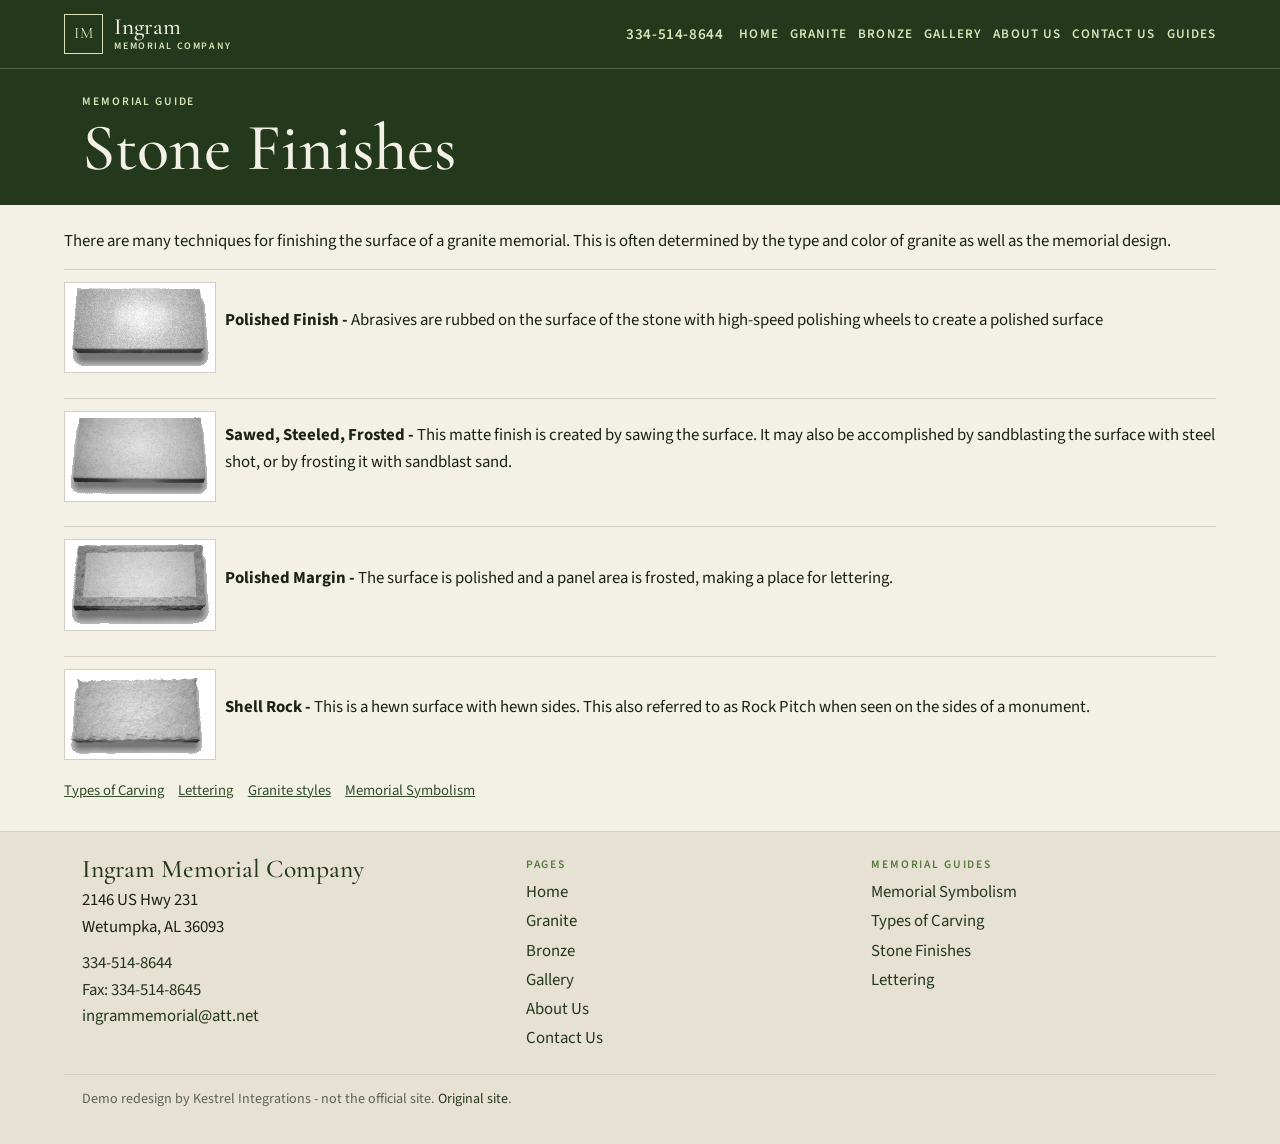
<file: finishes.html>
<!DOCTYPE html>
<html lang="en" class="no-js">
<head>
  <meta charset="utf-8">
  <script>document.documentElement.classList.replace("no-js","js");</script>
  <meta name="viewport" content="width=device-width, initial-scale=1">
  <meta name="robots" content="noindex">
  <title>Stone Finishes | Ingram Memorial Company</title>
  <meta name="description" content="Polished, sawed, steeled, frosted, polished margin, and shell rock finishes for granite memorials.">
  <link rel="canonical" href="https://www.ingrammemorialco.com/index.php/stone-finishes">
  <link rel="icon" href="assets/favicon.svg" type="image/svg+xml">
  <meta name="theme-color" content="#24381c">
  <link rel="preconnect" href="https://fonts.googleapis.com">
  <link rel="preconnect" href="https://fonts.gstatic.com" crossorigin>
  <link href="https://fonts.googleapis.com/css2?family=Cormorant+Garamond:ital,wght@0,500;0,600;1,500;1,600&family=Source+Sans+3:wght@400;600;700&display=swap" rel="stylesheet">
  <link rel="stylesheet" href="css/styles.css">
</head>
<body>
  <a class="skip" href="#content">Skip to content</a>
  <header class="site-header">
    <div class="wrap header-inner">
      <a class="brand" href="index.html">
        <span class="brand-mark" aria-hidden="true">IM</span>
        <span class="brand-name">Ingram<small>Memorial Company</small></span>
      </a>
      <a class="header-phone" href="tel:+13345148644">334-514-8644</a>
      <button class="nav-toggle" type="button" aria-expanded="false" aria-controls="site-nav">Menu</button>
      <nav class="nav" id="site-nav" aria-label="Primary">
        <a href="index.html">Home</a>
        <a href="granite.html">Granite</a>
        <a href="bronze.html">Bronze</a>
        <a href="gallery.html">Gallery</a>
        <a href="about.html">About Us</a>
        <a href="contact.html">Contact Us</a>
        <details class="nav-guides">
          <summary>Guides</summary>
          <div class="guides-panel">
            <a href="symbolism.html">Memorial Symbolism</a>
            <a href="carving.html">Types of Carving</a>
            <a class="is-current" href="finishes.html" aria-current="page">Stone Finishes</a>
            <a href="lettering.html">Lettering</a>
          </div>
        </details>
      </nav>
    </div>
  </header>

  <main id="content">
    <header class="page-head">
      <div class="wrap">
        <p class="kicker">Memorial guide</p>
        <h1>Stone Finishes</h1>
      </div>
    </header>
    <div class="wrap prose">
      <p>There are many techniques for finishing the surface of a granite memorial. This is often determined by the type and color of granite as well as the memorial design.</p>
      <div class="finish-list">
        <article class="finish">
          <a class="zoom" data-group="finishes" href="assets/finishpolish.jpeg" data-caption="Polished Finish"><img src="assets/finishpolish.jpeg" alt="Polished finish sample"></a>
          <p><strong>Polished Finish -</strong> Abrasives are rubbed on the surface of the stone with high-speed polishing wheels to create a polished surface</p>
        </article>
        <article class="finish">
          <a class="zoom" data-group="finishes" href="assets/finishsteel.jpeg" data-caption="Sawed, Steeled, Frosted"><img src="assets/finishsteel.jpeg" alt="Sawed, steeled, or frosted finish sample"></a>
          <p><strong>Sawed, Steeled, Frosted -</strong> This matte finish is created by sawing the surface. It may also be accomplished by sandblasting the surface with steel shot, or by frosting it with sandblast sand.</p>
        </article>
        <article class="finish">
          <a class="zoom" data-group="finishes" href="assets/finishmargin.jpeg" data-caption="Polished Margin"><img src="assets/finishmargin.jpeg" alt="Polished margin finish sample"></a>
          <p><strong>Polished Margin -</strong> The surface is polished and a panel area is frosted, making a place for lettering.</p>
        </article>
        <article class="finish">
          <a class="zoom" data-group="finishes" href="assets/finishshell.jpeg" data-caption="Shell Rock"><img src="assets/finishshell.jpeg" alt="Shell rock finish sample"></a>
          <p><strong>Shell Rock -</strong> This is a hewn surface with hewn sides. This also referred to as Rock Pitch when seen on the sides of a monument.</p>
        </article>
      </div>
      <nav class="related" aria-label="Related">
        <a href="carving.html">Types of Carving</a>
        <a href="lettering.html">Lettering</a>
        <a href="granite.html">Granite styles</a>
        <a href="symbolism.html">Memorial Symbolism</a>
      </nav>
    </div>
  </main>

  <footer class="site-footer">
    <div class="wrap footer-grid">
      <div>
        <p class="footer-name">Ingram Memorial Company</p>
        <address>2146 US Hwy 231<br>Wetumpka, AL 36093</address>
        <p><a href="tel:+13345148644">334-514-8644</a><br><a href="tel:+13345148645">Fax: 334-514-8645</a><br><a href="mailto:ingrammemorial@att.net">ingrammemorial@att.net</a></p>
      </div>
      <div>
        <p class="kicker">Pages</p>
        <ul>
          <li><a href="index.html">Home</a></li>
          <li><a href="granite.html">Granite</a></li>
          <li><a href="bronze.html">Bronze</a></li>
          <li><a href="gallery.html">Gallery</a></li>
          <li><a href="about.html">About Us</a></li>
          <li><a href="contact.html">Contact Us</a></li>
        </ul>
      </div>
      <div>
        <p class="kicker">Memorial guides</p>
        <ul>
          <li><a href="symbolism.html">Memorial Symbolism</a></li>
          <li><a href="carving.html">Types of Carving</a></li>
          <li><a href="finishes.html">Stone Finishes</a></li>
          <li><a href="lettering.html">Lettering</a></li>
        </ul>
      </div>
    </div>
    <div class="wrap demo-note">
      <p>Demo redesign by Kestrel Integrations - not the official site. <a href="https://www.ingrammemorialco.com/">Original site</a>.</p>
    </div>
  </footer>
  <div class="callbar"><a href="tel:+13345148644">Call</a><a href="contact.html">Contact</a></div>
  <script src="js/main.js"></script>
</body>
</html>
</file>
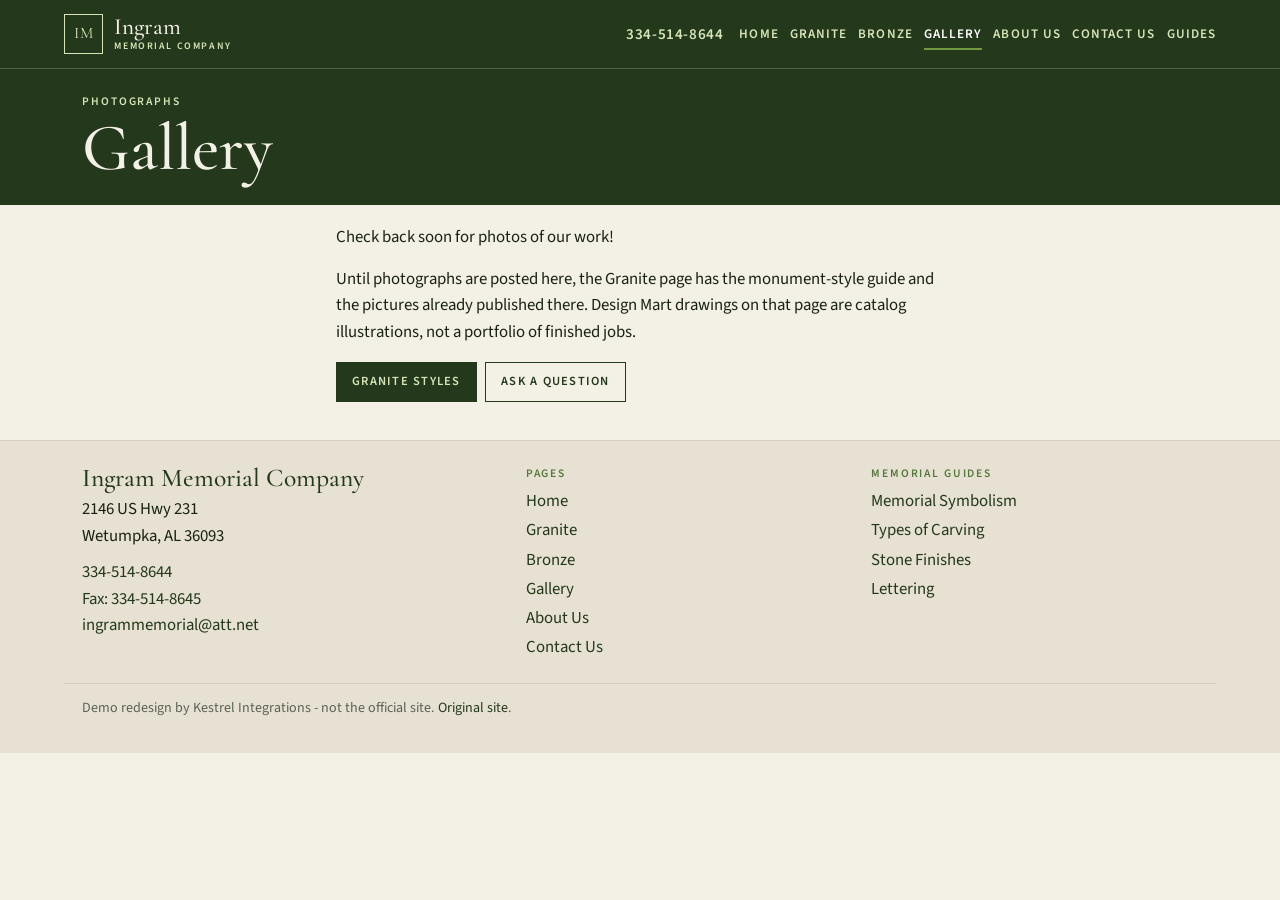
<file: gallery.html>
<!DOCTYPE html>
<html lang="en" class="no-js">
<head>
  <meta charset="utf-8">
  <script>document.documentElement.classList.replace("no-js","js");</script>
  <meta name="viewport" content="width=device-width, initial-scale=1">
  <meta name="robots" content="noindex">
  <title>Gallery | Ingram Memorial Company</title>
  <meta name="description" content="Check back soon for photos of our work.">
  <link rel="canonical" href="https://www.ingrammemorialco.com/index.php/gallery">
  <link rel="icon" href="assets/favicon.svg" type="image/svg+xml">
  <meta name="theme-color" content="#24381c">
  <link rel="preconnect" href="https://fonts.googleapis.com">
  <link rel="preconnect" href="https://fonts.gstatic.com" crossorigin>
  <link href="https://fonts.googleapis.com/css2?family=Cormorant+Garamond:ital,wght@0,500;0,600;1,500;1,600&family=Source+Sans+3:wght@400;600;700&display=swap" rel="stylesheet">
  <link rel="stylesheet" href="css/styles.css">
</head>
<body>
  <a class="skip" href="#content">Skip to content</a>
  <header class="site-header">
    <div class="wrap header-inner">
      <a class="brand" href="index.html">
        <span class="brand-mark" aria-hidden="true">IM</span>
        <span class="brand-name">Ingram<small>Memorial Company</small></span>
      </a>
      <a class="header-phone" href="tel:+13345148644">334-514-8644</a>
      <button class="nav-toggle" type="button" aria-expanded="false" aria-controls="site-nav">Menu</button>
      <nav class="nav" id="site-nav" aria-label="Primary">
        <a href="index.html">Home</a>
        <a href="granite.html">Granite</a>
        <a href="bronze.html">Bronze</a>
        <a class="is-current" href="gallery.html" aria-current="page">Gallery</a>
        <a href="about.html">About Us</a>
        <a href="contact.html">Contact Us</a>
        <details class="nav-guides">
          <summary>Guides</summary>
          <div class="guides-panel">
            <a href="symbolism.html">Memorial Symbolism</a>
            <a href="carving.html">Types of Carving</a>
            <a href="finishes.html">Stone Finishes</a>
            <a href="lettering.html">Lettering</a>
          </div>
        </details>
      </nav>
    </div>
  </header>

  <main id="content">
    <header class="page-head">
      <div class="wrap">
        <p class="kicker">Photographs</p>
        <h1>Gallery</h1>
      </div>
    </header>
    <div class="wrap empty-state">
      <p>Check back soon for photos of our work!</p>
      <p>Until photographs are posted here, the Granite page has the monument-style guide and the pictures already published there. Design Mart drawings on that page are catalog illustrations, not a portfolio of finished jobs.</p>
      <div class="actions">
        <a class="btn" href="granite.html">Granite styles</a>
        <a class="btn btn-ghost" href="contact.html">Ask a question</a>
      </div>
    </div>
  </main>

  <footer class="site-footer">
    <div class="wrap footer-grid">
      <div>
        <p class="footer-name">Ingram Memorial Company</p>
        <address>
          2146 US Hwy 231<br>
          Wetumpka, AL 36093
        </address>
        <p>
          <a href="tel:+13345148644">334-514-8644</a><br>
          <a href="tel:+13345148645">Fax: 334-514-8645</a><br>
          <a href="mailto:ingrammemorial@att.net">ingrammemorial@att.net</a>
        </p>
      </div>
      <div>
        <p class="kicker">Pages</p>
        <ul>
          <li><a href="index.html">Home</a></li>
          <li><a href="granite.html">Granite</a></li>
          <li><a href="bronze.html">Bronze</a></li>
          <li><a href="gallery.html">Gallery</a></li>
          <li><a href="about.html">About Us</a></li>
          <li><a href="contact.html">Contact Us</a></li>
        </ul>
      </div>
      <div>
        <p class="kicker">Memorial guides</p>
        <ul>
          <li><a href="symbolism.html">Memorial Symbolism</a></li>
          <li><a href="carving.html">Types of Carving</a></li>
          <li><a href="finishes.html">Stone Finishes</a></li>
          <li><a href="lettering.html">Lettering</a></li>
        </ul>
      </div>
    </div>
    <div class="wrap demo-note">
      <p>Demo redesign by Kestrel Integrations - not the official site. <a href="https://www.ingrammemorialco.com/">Original site</a>.</p>
    </div>
  </footer>
  <div class="callbar">
    <a href="tel:+13345148644">Call</a>
    <a href="contact.html">Contact</a>
  </div>
  <script src="js/main.js"></script>
</body>
</html>
</file>
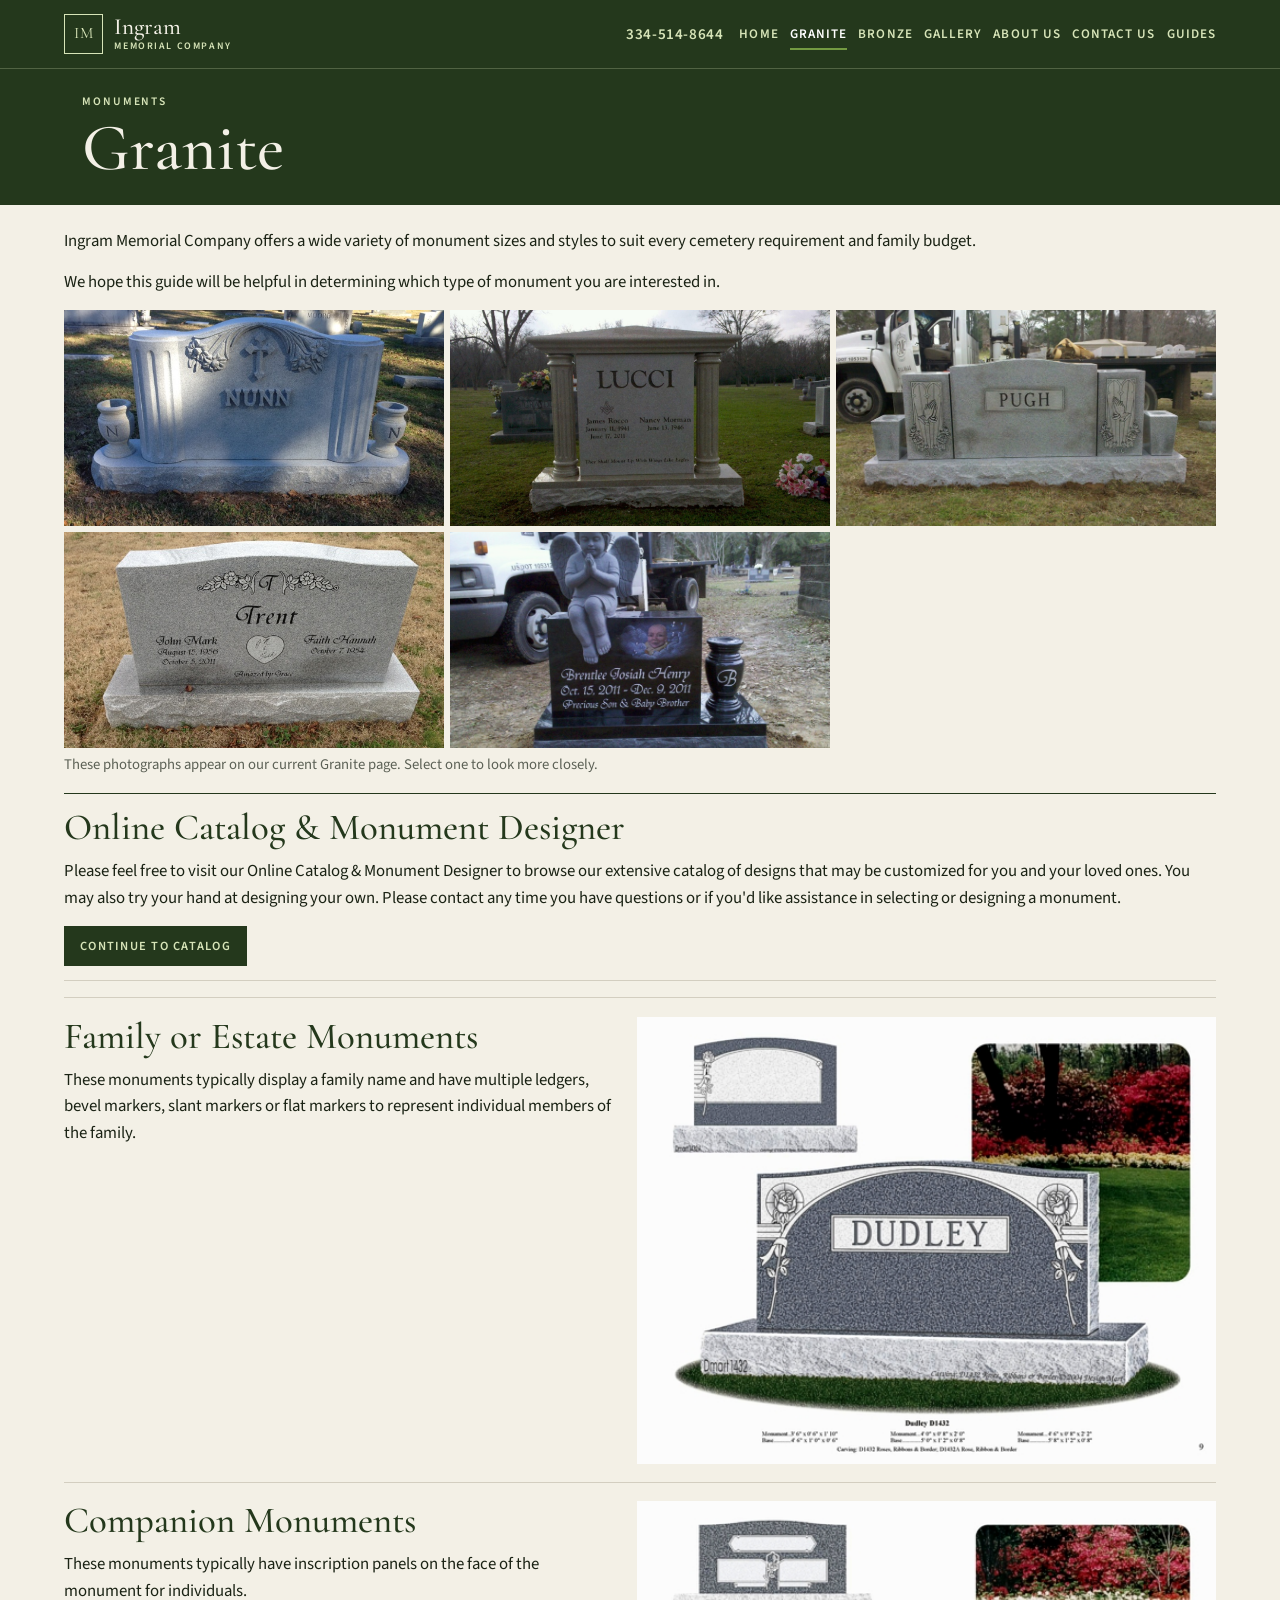
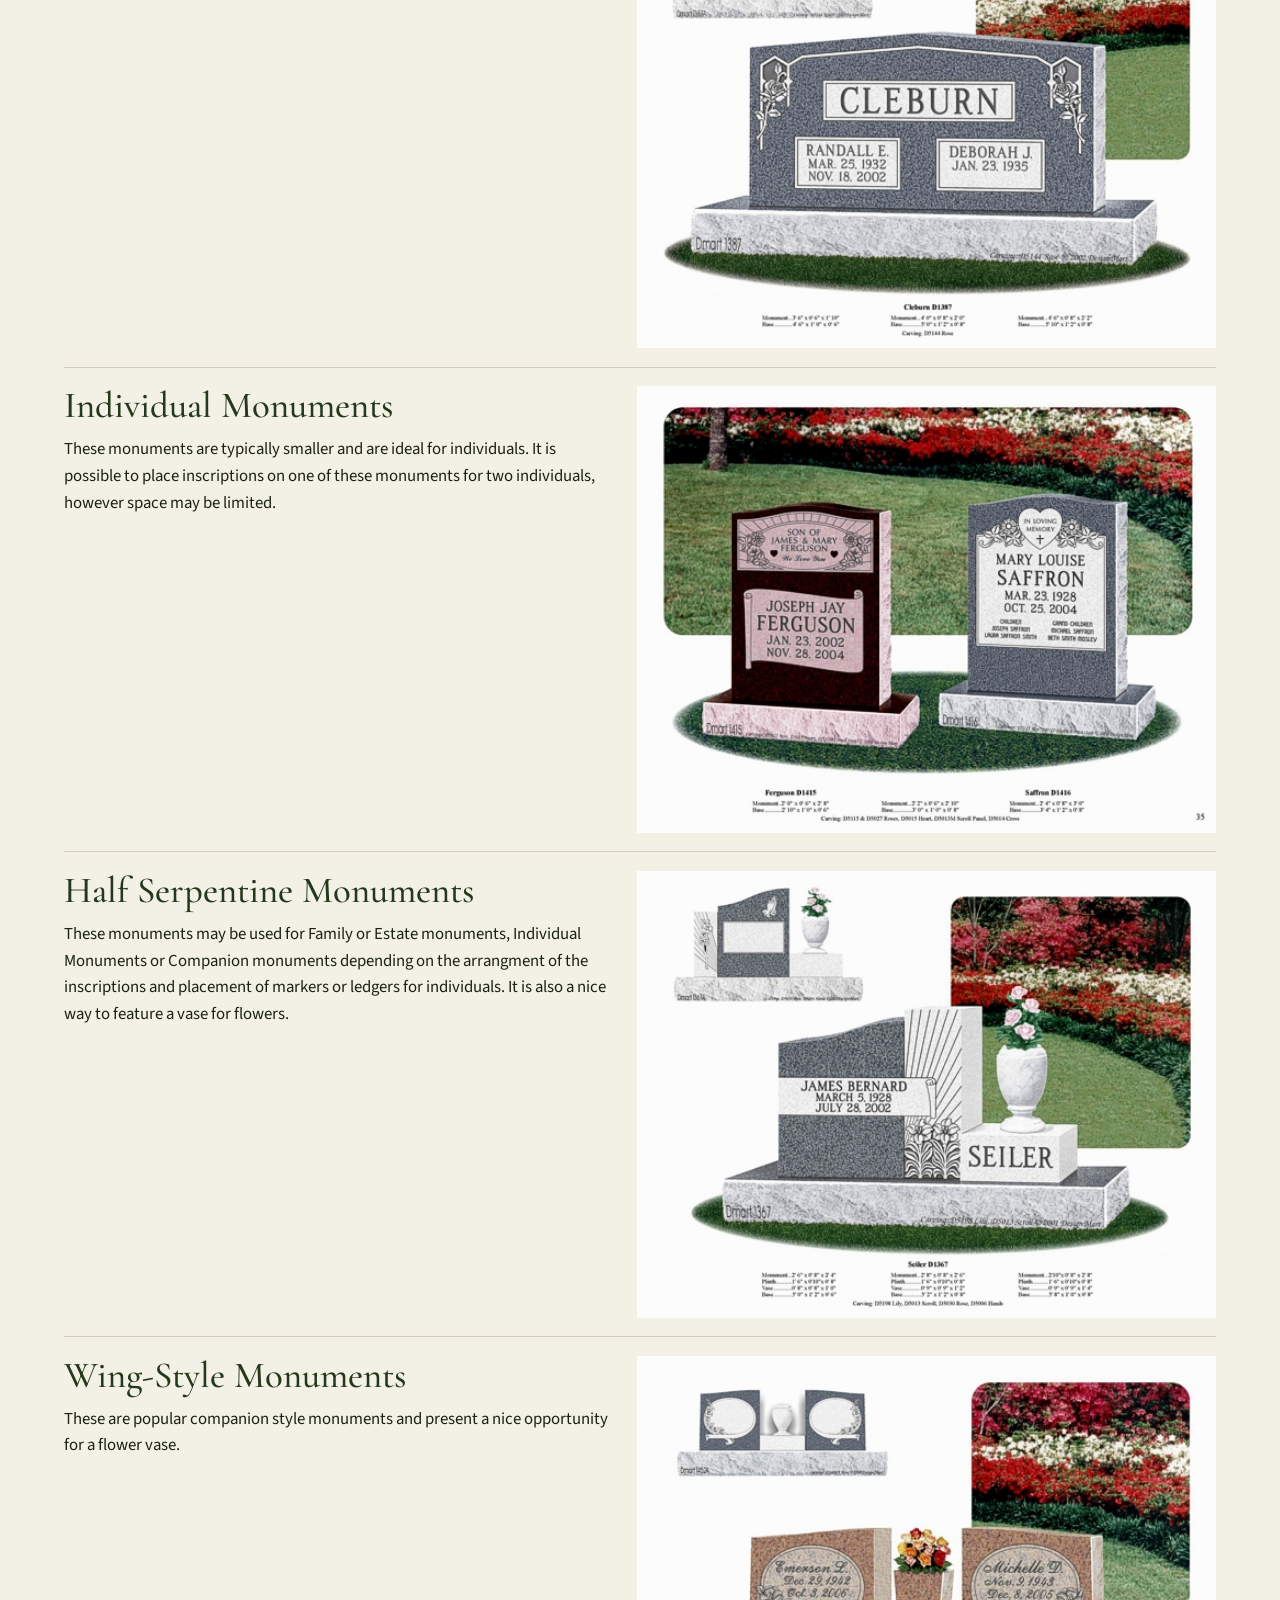
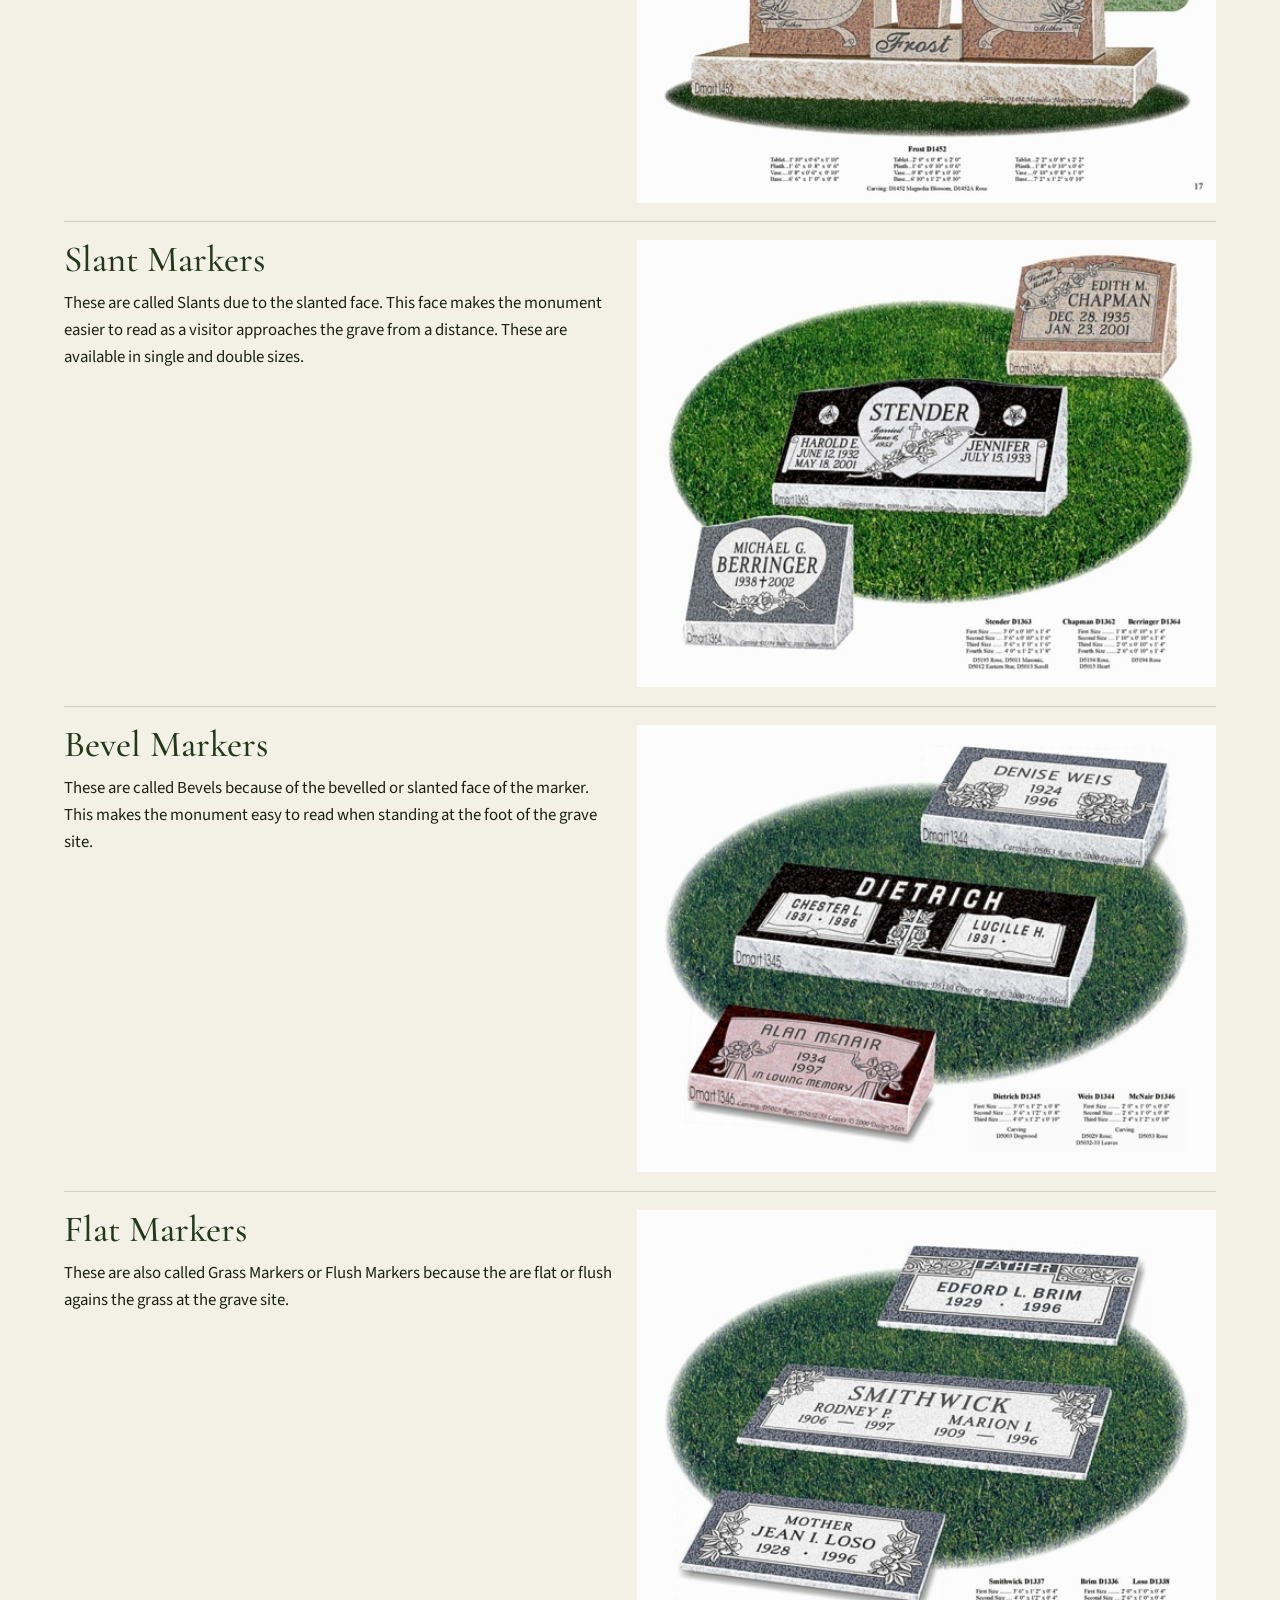
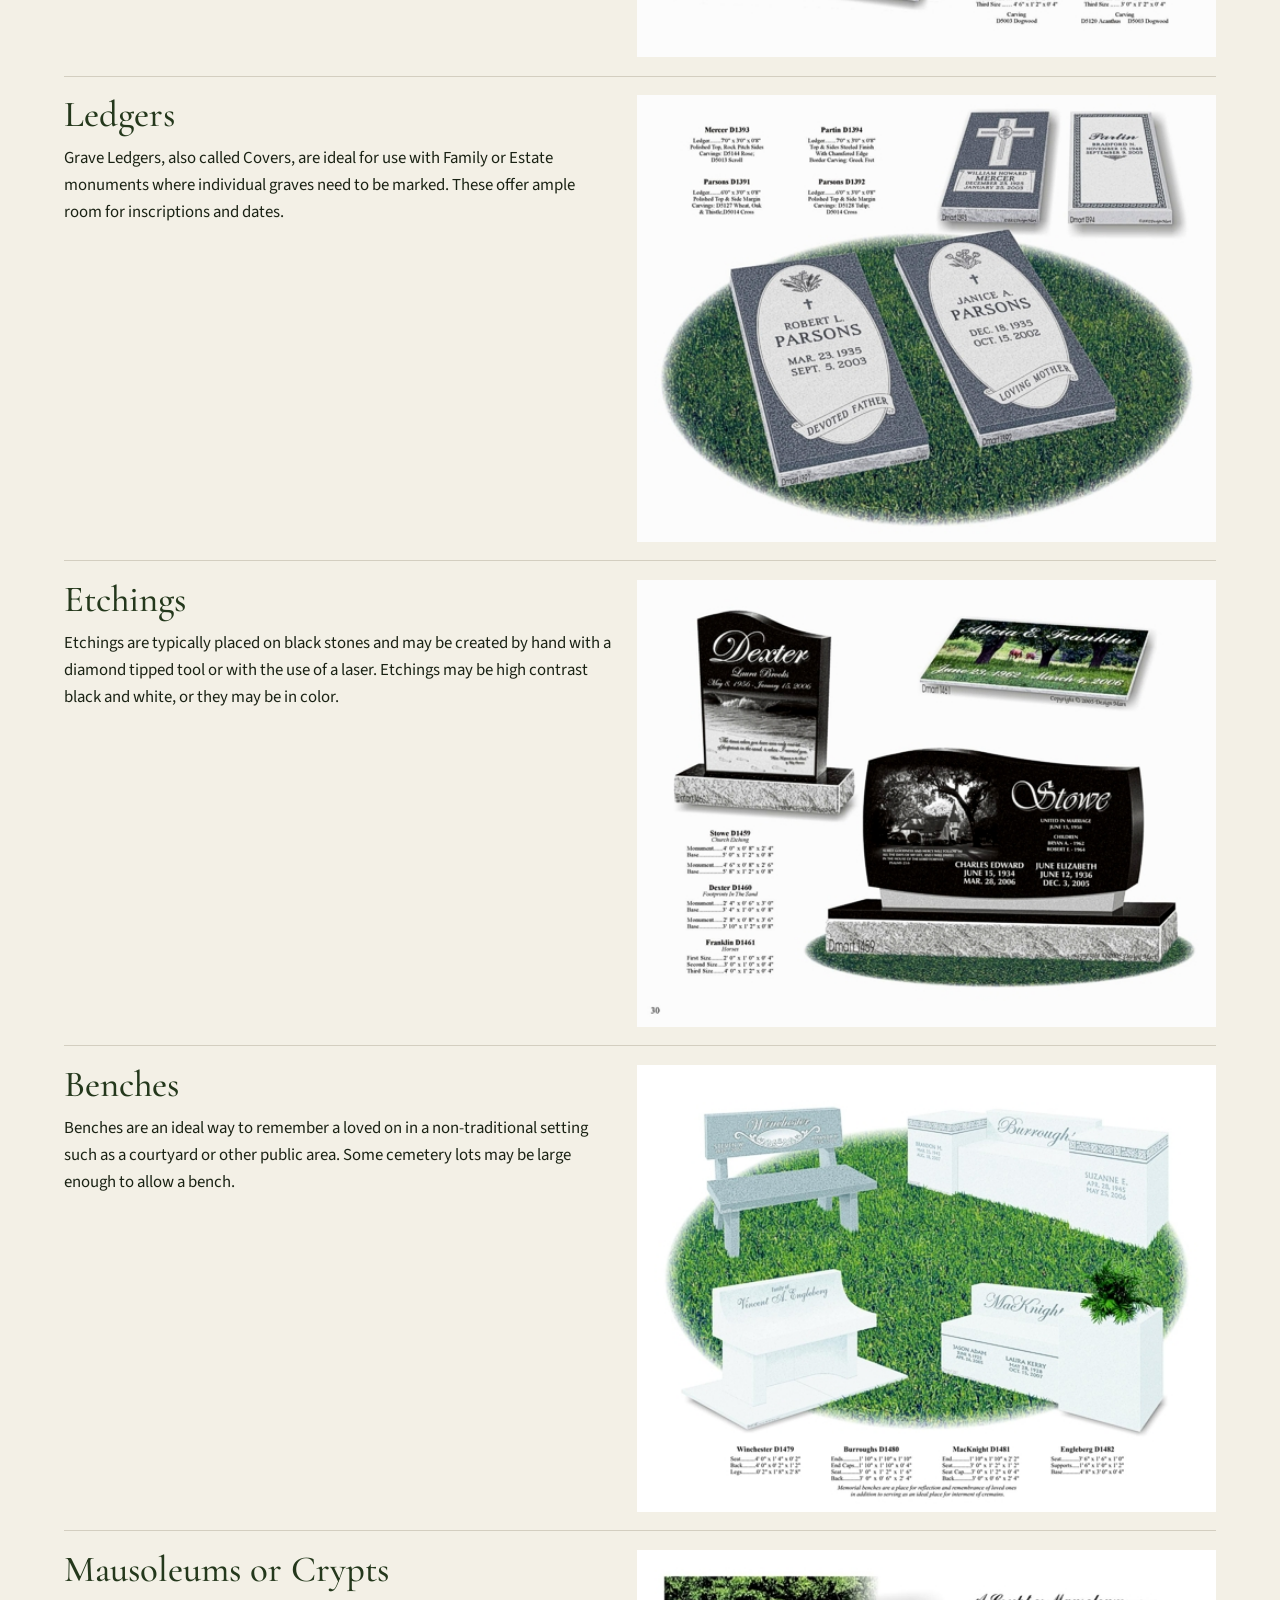
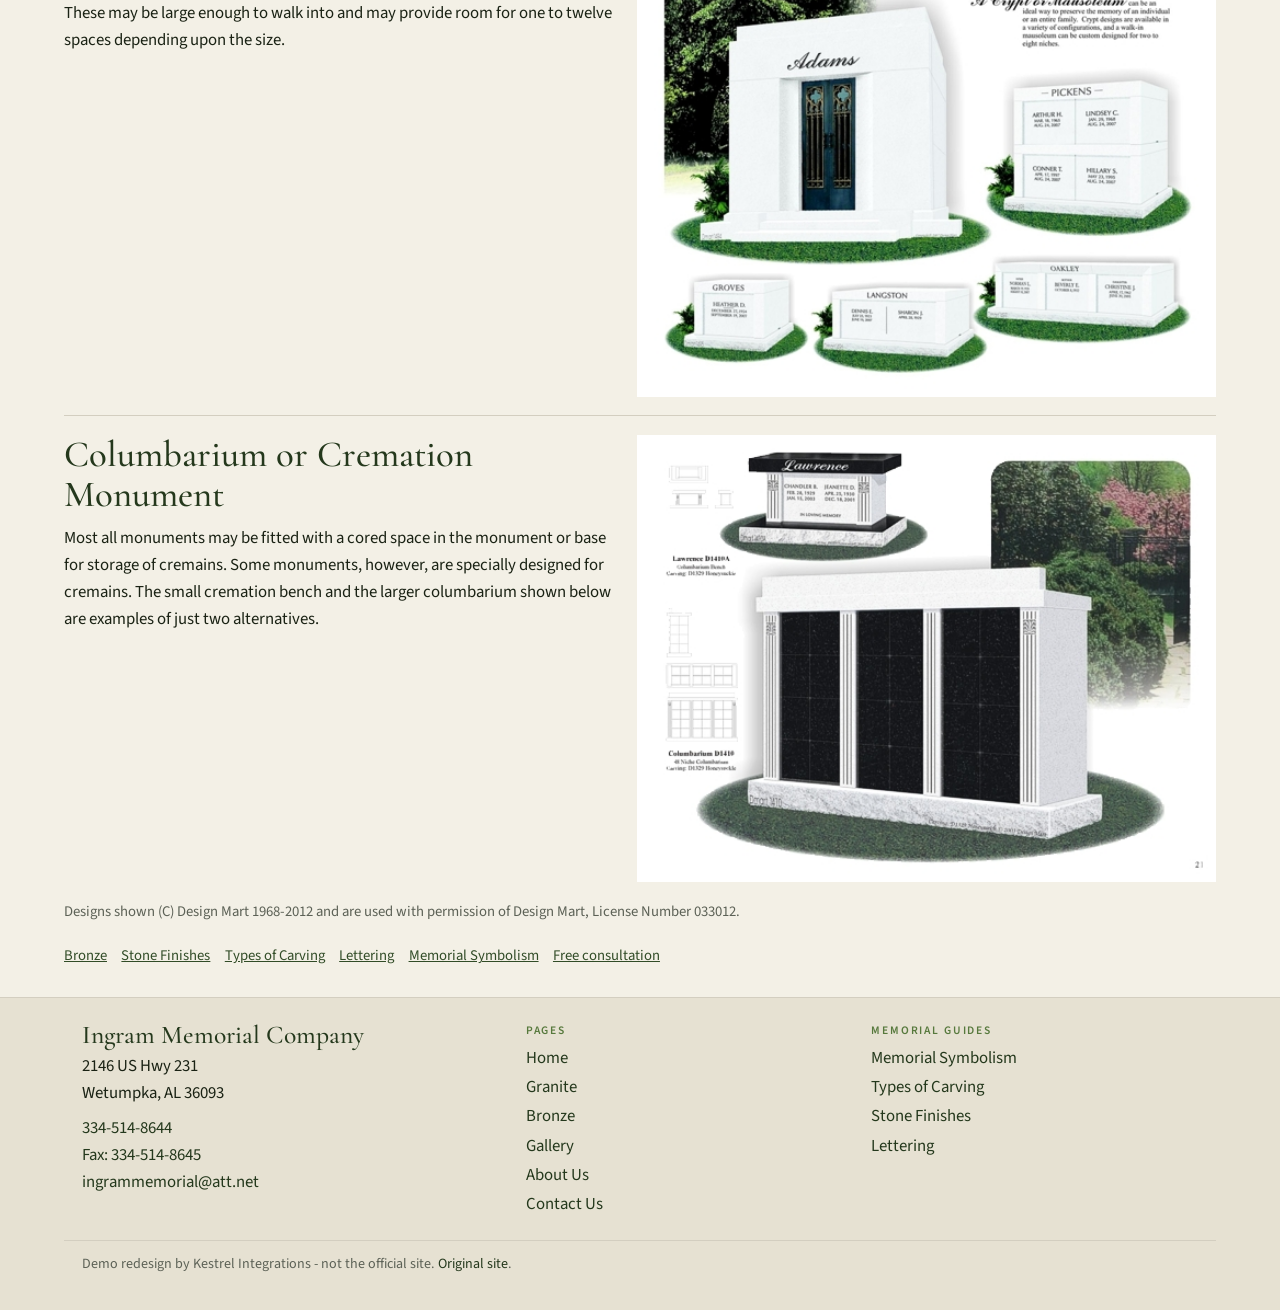
<file: granite.html>
<!DOCTYPE html>
<html lang="en" class="no-js">
<head>
  <meta charset="utf-8">
  <script>document.documentElement.classList.replace("no-js","js");</script>
  <meta name="viewport" content="width=device-width, initial-scale=1">
  <meta name="robots" content="noindex">
  <title>Granite | Ingram Memorial Company</title>
  <meta name="description" content="Ingram Memorial Company offers a wide variety of monument sizes and styles to suit every cemetery requirement and family budget.">
  <link rel="canonical" href="https://www.ingrammemorialco.com/index.php/sample-sites-2">
  <link rel="icon" href="assets/favicon.svg" type="image/svg+xml">
  <meta name="theme-color" content="#24381c">
  <link rel="preconnect" href="https://fonts.googleapis.com">
  <link rel="preconnect" href="https://fonts.gstatic.com" crossorigin>
  <link href="https://fonts.googleapis.com/css2?family=Cormorant+Garamond:ital,wght@0,500;0,600;1,500;1,600&family=Source+Sans+3:wght@400;600;700&display=swap" rel="stylesheet">
  <link rel="stylesheet" href="css/styles.css">
</head>
<body>
  <a class="skip" href="#content">Skip to content</a>
  <header class="site-header">
    <div class="wrap header-inner">
      <a class="brand" href="index.html">
        <span class="brand-mark" aria-hidden="true">IM</span>
        <span class="brand-name">Ingram<small>Memorial Company</small></span>
      </a>
      <a class="header-phone" href="tel:+13345148644">334-514-8644</a>
      <button class="nav-toggle" type="button" aria-expanded="false" aria-controls="site-nav">Menu</button>
      <nav class="nav" id="site-nav" aria-label="Primary">
        <a href="index.html">Home</a>
        <a class="is-current" href="granite.html" aria-current="page">Granite</a>
        <a href="bronze.html">Bronze</a>
        <a href="gallery.html">Gallery</a>
        <a href="about.html">About Us</a>
        <a href="contact.html">Contact Us</a>
        <details class="nav-guides">
          <summary>Guides</summary>
          <div class="guides-panel">
            <a href="symbolism.html">Memorial Symbolism</a>
            <a href="carving.html">Types of Carving</a>
            <a href="finishes.html">Stone Finishes</a>
            <a href="lettering.html">Lettering</a>
          </div>
        </details>
      </nav>
    </div>
  </header>

  <main id="content">
    <header class="page-head">
      <div class="wrap">
        <p class="kicker">Monuments</p>
        <h1>Granite</h1>
      </div>
    </header>

    <div class="wrap prose">
      <p>Ingram Memorial Company offers a wide variety of monument sizes and styles to suit every cemetery requirement and family budget.</p>
      <p>We hope this guide will be helpful in determining which type of monument you are interested in.</p>

      <div class="photo-row" data-stagger>
        <a class="zoom reveal" data-group="stones" href="assets/mon-trent-2.jpg"><img src="assets/mon-trent-2.jpg" alt="Carved gray granite monument with two vases in a cemetery"></a>
        <a class="zoom reveal" data-group="stones" href="assets/mon-lucci.jpg"><img src="assets/mon-lucci.jpg" alt="Light granite monument with columns standing in a cemetery"></a>
        <a class="zoom reveal" data-group="stones" href="assets/mon-pugh.jpg"><img src="assets/mon-pugh.jpg" alt="Gray granite monument with carved side panels on a rough base"></a>
        <a class="zoom reveal" data-group="stones" href="assets/mon-trent-1.jpg"><img src="assets/mon-trent-1.jpg" alt="Gray granite companion monument with a serpentine top"></a>
        <a class="zoom reveal" data-group="stones" href="assets/mon-angel.jpg"><img src="assets/mon-angel.jpg" alt="Dark granite memorial with a sculpted angel and a vase"></a>
      </div>
      <p class="note">These photographs appear on our current Granite page. Select one to look more closely.</p>

      <div class="catalog-panel" id="catalog">
        <h2>Online Catalog &amp; Monument Designer</h2>
        <p>Please feel free to visit our Online Catalog &amp; Monument Designer to browse our extensive catalog of designs that may be customized for you and your loved ones. You may also try your hand at designing your own. Please contact any time you have questions or if you'd like assistance in selecting or designing a monument.</p>
        <form class="catalog-form" action="https://catalogs.designmart.com/user" method="post">
          <input type="hidden" name="destination" value="loving_memories">
          <input type="hidden" name="edit[name]" value="Ingram Memorial Company">
          <input type="hidden" name="edit[pass]" value="IMC071921">
          <input type="hidden" name="edit[form_id]" value="user_login">
          <button class="btn" type="submit">Continue to Catalog</button>
        </form>
      </div>

      <article class="style-block" id="family">
        <div>
          <h2>Family or Estate Monuments</h2>
          <p>These monuments typically display a family name and have multiple ledgers, bevel markers, slant markers or flat markers to represent individual members of the family.</p>
        </div>
        <a class="zoom" data-group="diagrams" href="assets/monumentfamily.jpg" data-caption="Family or Estate Monuments"><img src="assets/monumentfamily.jpg" alt="Design illustration of a family monument"></a>
      </article>

      <article class="style-block" id="companion">
        <div>
          <h2>Companion Monuments</h2>
          <p>These monuments typically have inscription panels on the face of the monument for individuals.</p>
        </div>
        <a class="zoom" data-group="diagrams" href="assets/monumentcompanion.jpg" data-caption="Companion Monuments"><img src="assets/monumentcompanion.jpg" alt="Design illustration of a companion monument"></a>
      </article>

      <article class="style-block" id="individual">
        <div>
          <h2>Individual Monuments</h2>
          <p>These monuments are typically smaller and are ideal for individuals. It is possible to place inscriptions on one of these monuments for two individuals, however space may be limited.</p>
        </div>
        <a class="zoom" data-group="diagrams" href="assets/monumentsingles.jpg" data-caption="Individual Monuments"><img src="assets/monumentsingles.jpg" alt="Design illustration of individual monuments"></a>
      </article>

      <article class="style-block" id="half-serpentine">
        <div>
          <h2>Half Serpentine Monuments</h2>
          <p>These monuments may be used for Family or Estate monuments, Individual Monuments or Companion monuments depending on the arrangment of the inscriptions and placement of markers or ledgers for individuals. It is also a nice way to feature a vase for flowers.</p>
        </div>
        <a class="zoom" data-group="diagrams" href="assets/monumenthalfserp.jpg" data-caption="Half Serpentine Monuments"><img src="assets/monumenthalfserp.jpg" alt="Design illustration of a half serpentine monument"></a>
      </article>

      <article class="style-block" id="wing">
        <div>
          <h2>Wing-Style Monuments</h2>
          <p>These are popular companion style monuments and present a nice opportunity for a flower vase.</p>
        </div>
        <a class="zoom" data-group="diagrams" href="assets/monumentwings.jpg" data-caption="Wing-Style Monuments"><img src="assets/monumentwings.jpg" alt="Design illustration of a wing-style monument"></a>
      </article>

      <article class="style-block" id="slant">
        <div>
          <h2>Slant Markers</h2>
          <p>These are called Slants due to the slanted face. This face makes the monument easier to read as a visitor approaches the grave from a distance. These are available in single and double sizes.</p>
        </div>
        <a class="zoom" data-group="diagrams" href="assets/monumentslants.jpg" data-caption="Slant Markers"><img src="assets/monumentslants.jpg" alt="Design illustration of slant markers"></a>
      </article>

      <article class="style-block" id="bevel">
        <div>
          <h2>Bevel Markers</h2>
          <p>These are called Bevels because of the bevelled or slanted face of the marker. This makes the monument easy to read when standing at the foot of the grave site.</p>
        </div>
        <a class="zoom" data-group="diagrams" href="assets/monumentbevels.jpg" data-caption="Bevel Markers"><img src="assets/monumentbevels.jpg" alt="Design illustration of bevel markers"></a>
      </article>

      <article class="style-block" id="flat">
        <div>
          <h2>Flat Markers</h2>
          <p>These are also called Grass Markers or Flush Markers because the are flat or flush agains the grass at the grave site.</p>
        </div>
        <a class="zoom" data-group="diagrams" href="assets/monumentflats.jpg" data-caption="Flat Markers"><img src="assets/monumentflats.jpg" alt="Design illustration of flat markers"></a>
      </article>

      <article class="style-block" id="ledgers">
        <div>
          <h2>Ledgers</h2>
          <p>Grave Ledgers, also called Covers, are ideal for use with Family or Estate monuments where individual graves need to be marked. These offer ample room for inscriptions and dates.</p>
        </div>
        <a class="zoom" data-group="diagrams" href="assets/monumentledgers.jpg" data-caption="Ledgers"><img src="assets/monumentledgers.jpg" alt="Design illustration of grave ledgers"></a>
      </article>

      <article class="style-block" id="etchings">
        <div>
          <h2>Etchings</h2>
          <p>Etchings are typically placed on black stones and may be created by hand with a diamond tipped tool or with the use of a laser. Etchings may be high contrast black and white, or they may be in color.</p>
        </div>
        <a class="zoom" data-group="diagrams" href="assets/monumentetching.jpg" data-caption="Etchings"><img src="assets/monumentetching.jpg" alt="Design illustration of etched monuments"></a>
      </article>

      <article class="style-block" id="benches">
        <div>
          <h2>Benches</h2>
          <p>Benches are an ideal way to remember a loved on in a non-traditional setting such as a courtyard or other public area. Some cemetery lots may be large enough to allow a bench.</p>
        </div>
        <a class="zoom" data-group="diagrams" href="assets/monumentbenches.jpg" data-caption="Benches"><img src="assets/monumentbenches.jpg" alt="Design illustration of memorial benches"></a>
      </article>

      <article class="style-block" id="mausoleum">
        <div>
          <h2>Mausoleums or Crypts</h2>
          <p>These may be large enough to walk into and may provide room for one to twelve spaces depending upon the size.</p>
        </div>
        <a class="zoom" data-group="diagrams" href="assets/monumentmausoleum.jpg" data-caption="Mausoleums or Crypts"><img src="assets/monumentmausoleum.jpg" alt="Design illustration of a mausoleum"></a>
      </article>

      <article class="style-block" id="columbarium">
        <div>
          <h2>Columbarium or Cremation Monument</h2>
          <p>Most all monuments may be fitted with a cored space in the monument or base for storage of cremains. Some monuments, however, are specially designed for cremains. The small cremation bench and the larger columbarium shown below are examples of just two alternatives.</p>
        </div>
        <a class="zoom" data-group="diagrams" href="assets/monumentcolumbarium.jpg" data-caption="Columbarium or Cremation Monument"><img src="assets/monumentcolumbarium.jpg" alt="Design illustration of a columbarium and a cremation bench"></a>
      </article>

      <p class="note">Designs shown (C) Design Mart 1968-2012 and are used with permission of Design Mart, License Number 033012.</p>

      <nav class="related" aria-label="Related">
        <a href="bronze.html">Bronze</a>
        <a href="finishes.html">Stone Finishes</a>
        <a href="carving.html">Types of Carving</a>
        <a href="lettering.html">Lettering</a>
        <a href="symbolism.html">Memorial Symbolism</a>
        <a href="contact.html">Free consultation</a>
      </nav>
    </div>
  </main>

  <footer class="site-footer">
    <div class="wrap footer-grid">
      <div>
        <p class="footer-name">Ingram Memorial Company</p>
        <address>
          2146 US Hwy 231<br>
          Wetumpka, AL 36093
        </address>
        <p>
          <a href="tel:+13345148644">334-514-8644</a><br>
          <a href="tel:+13345148645">Fax: 334-514-8645</a><br>
          <a href="mailto:ingrammemorial@att.net">ingrammemorial@att.net</a>
        </p>
      </div>
      <div>
        <p class="kicker">Pages</p>
        <ul>
          <li><a href="index.html">Home</a></li>
          <li><a href="granite.html">Granite</a></li>
          <li><a href="bronze.html">Bronze</a></li>
          <li><a href="gallery.html">Gallery</a></li>
          <li><a href="about.html">About Us</a></li>
          <li><a href="contact.html">Contact Us</a></li>
        </ul>
      </div>
      <div>
        <p class="kicker">Memorial guides</p>
        <ul>
          <li><a href="symbolism.html">Memorial Symbolism</a></li>
          <li><a href="carving.html">Types of Carving</a></li>
          <li><a href="finishes.html">Stone Finishes</a></li>
          <li><a href="lettering.html">Lettering</a></li>
        </ul>
      </div>
    </div>
    <div class="wrap demo-note">
      <p>Demo redesign by Kestrel Integrations - not the official site. <a href="https://www.ingrammemorialco.com/">Original site</a>.</p>
    </div>
  </footer>
  <div class="callbar">
    <a href="tel:+13345148644">Call</a>
    <a href="contact.html">Contact</a>
  </div>
  <script src="js/main.js"></script>
</body>
</html>
</file>
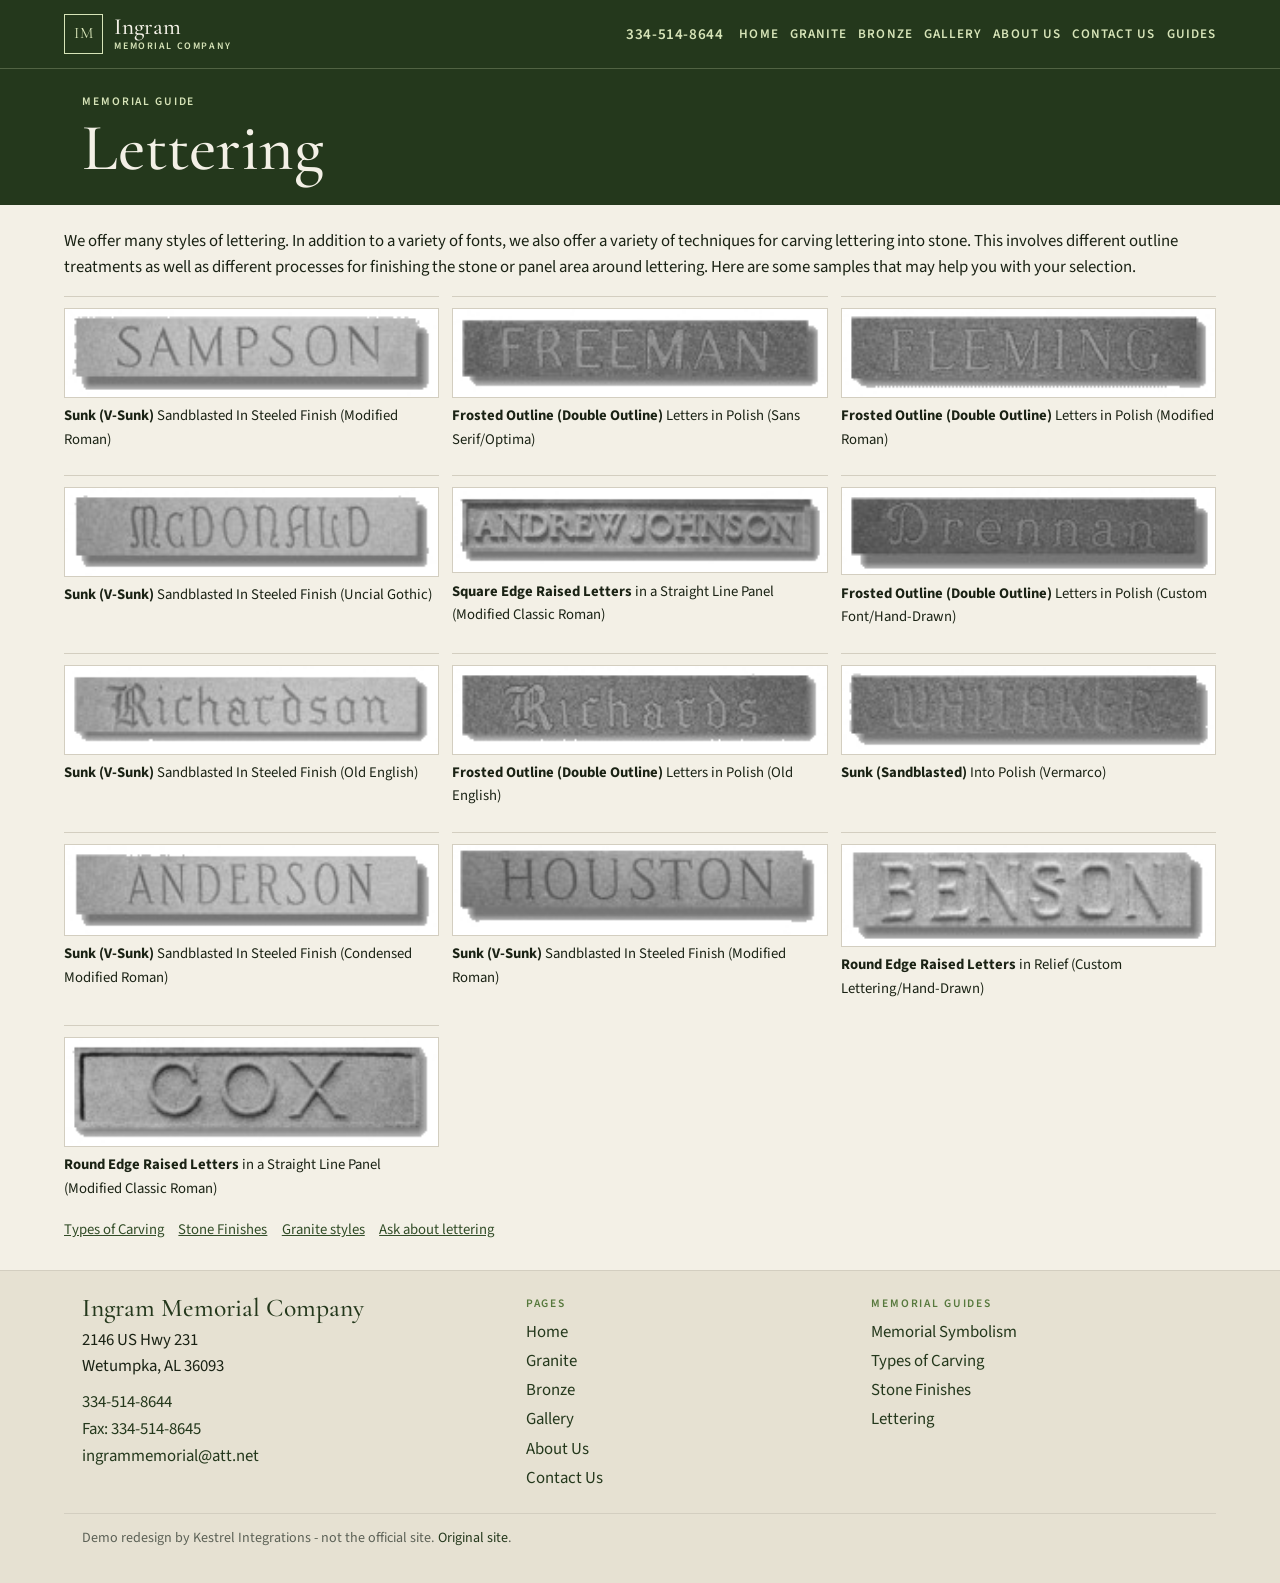
<file: lettering.html>
<!DOCTYPE html>
<html lang="en" class="no-js">
<head>
  <meta charset="utf-8">
  <script>document.documentElement.classList.replace("no-js","js");</script>
  <meta name="viewport" content="width=device-width, initial-scale=1">
  <meta name="robots" content="noindex">
  <title>Lettering | Ingram Memorial Company</title>
  <meta name="description" content="Lettering samples for monuments: sunk, frosted outline, raised letters, and several type styles.">
  <link rel="canonical" href="https://www.ingrammemorialco.com/index.php/lettering">
  <link rel="icon" href="assets/favicon.svg" type="image/svg+xml">
  <meta name="theme-color" content="#24381c">
  <link rel="preconnect" href="https://fonts.googleapis.com">
  <link rel="preconnect" href="https://fonts.gstatic.com" crossorigin>
  <link href="https://fonts.googleapis.com/css2?family=Cormorant+Garamond:ital,wght@0,500;0,600;1,500;1,600&family=Source+Sans+3:wght@400;600;700&display=swap" rel="stylesheet">
  <link rel="stylesheet" href="css/styles.css">
</head>
<body>
  <a class="skip" href="#content">Skip to content</a>
  <header class="site-header">
    <div class="wrap header-inner">
      <a class="brand" href="index.html">
        <span class="brand-mark" aria-hidden="true">IM</span>
        <span class="brand-name">Ingram<small>Memorial Company</small></span>
      </a>
      <a class="header-phone" href="tel:+13345148644">334-514-8644</a>
      <button class="nav-toggle" type="button" aria-expanded="false" aria-controls="site-nav">Menu</button>
      <nav class="nav" id="site-nav" aria-label="Primary">
        <a href="index.html">Home</a>
        <a href="granite.html">Granite</a>
        <a href="bronze.html">Bronze</a>
        <a href="gallery.html">Gallery</a>
        <a href="about.html">About Us</a>
        <a href="contact.html">Contact Us</a>
        <details class="nav-guides">
          <summary>Guides</summary>
          <div class="guides-panel">
            <a href="symbolism.html">Memorial Symbolism</a>
            <a href="carving.html">Types of Carving</a>
            <a href="finishes.html">Stone Finishes</a>
            <a class="is-current" href="lettering.html" aria-current="page">Lettering</a>
          </div>
        </details>
      </nav>
    </div>
  </header>

  <main id="content">
    <header class="page-head">
      <div class="wrap">
        <p class="kicker">Memorial guide</p>
        <h1>Lettering</h1>
      </div>
    </header>
    <div class="wrap prose">
      <p>We offer many styles of lettering. In addition to a variety of fonts, we also offer a variety of techniques for carving lettering into stone. This involves different outline treatments as well as different processes for finishing the stone or panel area around lettering. Here are some samples that may help you with your selection.</p>
      <div class="letter-grid">
        <article class="letter">
          <a class="zoom" data-group="letters" href="assets/letter05.JPG" data-caption="Sunk (V-Sunk) Sandblasted In Steeled Finish (Modified Roman)"><img src="assets/letter05.JPG" alt="Sunk V-sunk lettering, modified Roman, in a steeled finish"></a>
          <p><strong>Sunk (V-Sunk)</strong> Sandblasted In Steeled Finish (Modified Roman)</p>
        </article>
        <article class="letter">
          <a class="zoom" data-group="letters" href="assets/letter12.JPG" data-caption="Frosted Outline (Double Outline) Letters in Polish (Sans Serif/Optima)"><img src="assets/letter12.JPG" alt="Frosted double-outline lettering in a sans serif"></a>
          <p><strong>Frosted Outline (Double Outline)</strong> Letters in Polish (Sans Serif/Optima)</p>
        </article>
        <article class="letter">
          <a class="zoom" data-group="letters" href="assets/letter13.JPG" data-caption="Frosted Outline (Double Outline) Letters in Polish (Modified Roman)"><img src="assets/letter13.JPG" alt="Frosted double-outline lettering in modified Roman"></a>
          <p><strong>Frosted Outline (Double Outline)</strong> Letters in Polish (Modified Roman)</p>
        </article>
        <article class="letter">
          <a class="zoom" data-group="letters" href="assets/letter11.JPG" data-caption="Sunk (V-Sunk) Sandblasted In Steeled Finish (Uncial Gothic)"><img src="assets/letter11.JPG" alt="Sunk V-sunk lettering in Uncial Gothic"></a>
          <p><strong>Sunk (V-Sunk)</strong> Sandblasted In Steeled Finish (Uncial Gothic)</p>
        </article>
        <article class="letter">
          <a class="zoom" data-group="letters" href="assets/letter10.JPG" data-caption="Square Edge Raised Letters in a Straight Line Panel (Modified Classic Roman)"><img src="assets/letter10.JPG" alt="Square edge raised letters in modified classic Roman"></a>
          <p><strong>Square Edge Raised Letters</strong> in a Straight Line Panel (Modified Classic Roman)</p>
        </article>
        <article class="letter">
          <a class="zoom" data-group="letters" href="assets/letter09.JPG" data-caption="Frosted Outline (Double Outline) Letters in Polish (Custom Font/Hand-Drawn)"><img src="assets/letter09.JPG" alt="Frosted outline letters in a hand-drawn font"></a>
          <p><strong>Frosted Outline (Double Outline)</strong> Letters in Polish (Custom Font/Hand-Drawn)</p>
        </article>
        <article class="letter">
          <a class="zoom" data-group="letters" href="assets/letter08.JPG" data-caption="Sunk (V-Sunk) Sandblasted In Steeled Finish (Old English)"><img src="assets/letter08.JPG" alt="Sunk V-sunk Old English lettering"></a>
          <p><strong>Sunk (V-Sunk)</strong> Sandblasted In Steeled Finish (Old English)</p>
        </article>
        <article class="letter">
          <a class="zoom" data-group="letters" href="assets/letter07.JPG" data-caption="Frosted Outline (Double Outline) Letters in Polish (Old English)"><img src="assets/letter07.JPG" alt="Frosted outline Old English lettering"></a>
          <p><strong>Frosted Outline (Double Outline)</strong> Letters in Polish (Old English)</p>
        </article>
        <article class="letter">
          <a class="zoom" data-group="letters" href="assets/letter06.JPG" data-caption="Sunk (Sandblasted) Into Polish (Vermarco)"><img src="assets/letter06.JPG" alt="Sandblasted sunk lettering in Vermarco"></a>
          <p><strong>Sunk (Sandblasted)</strong> Into Polish (Vermarco)</p>
        </article>
        <article class="letter">
          <a class="zoom" data-group="letters" href="assets/letter04.JPG" data-caption="Sunk (V-Sunk) Sandblasted In Steeled Finish (Condensed Modified Roman)"><img src="assets/letter04.JPG" alt="Sunk V-sunk condensed modified Roman lettering"></a>
          <p><strong>Sunk (V-Sunk)</strong> Sandblasted In Steeled Finish (Condensed Modified Roman)</p>
        </article>
        <article class="letter">
          <a class="zoom" data-group="letters" href="assets/letter03.JPG" data-caption="Sunk (V-Sunk) Sandblasted In Steeled Finish (Modified Roman)"><img src="assets/letter03.JPG" alt="Sunk V-sunk modified Roman lettering"></a>
          <p><strong>Sunk (V-Sunk)</strong> Sandblasted In Steeled Finish (Modified Roman)</p>
        </article>
        <article class="letter">
          <a class="zoom" data-group="letters" href="assets/letter02.JPG" data-caption="Round Edge Raised Letters in Relief (Custom Lettering/Hand-Drawn)"><img src="assets/letter02.JPG" alt="Round edge raised letters in relief, hand-drawn"></a>
          <p><strong>Round Edge Raised Letters</strong> in Relief (Custom Lettering/Hand-Drawn)</p>
        </article>
        <article class="letter">
          <a class="zoom" data-group="letters" href="assets/letter01.JPG" data-caption="Round Edge Raised Letters in a Straight Line Panel (Modified Classic Roman)"><img src="assets/letter01.JPG" alt="Round edge raised letters in a straight line panel"></a>
          <p><strong>Round Edge Raised Letters</strong> in a Straight Line Panel (Modified Classic Roman)</p>
        </article>
      </div>
      <nav class="related" aria-label="Related">
        <a href="carving.html">Types of Carving</a>
        <a href="finishes.html">Stone Finishes</a>
        <a href="granite.html">Granite styles</a>
        <a href="contact.html">Ask about lettering</a>
      </nav>
    </div>
  </main>

  <footer class="site-footer">
    <div class="wrap footer-grid">
      <div>
        <p class="footer-name">Ingram Memorial Company</p>
        <address>2146 US Hwy 231<br>Wetumpka, AL 36093</address>
        <p><a href="tel:+13345148644">334-514-8644</a><br><a href="tel:+13345148645">Fax: 334-514-8645</a><br><a href="mailto:ingrammemorial@att.net">ingrammemorial@att.net</a></p>
      </div>
      <div>
        <p class="kicker">Pages</p>
        <ul>
          <li><a href="index.html">Home</a></li>
          <li><a href="granite.html">Granite</a></li>
          <li><a href="bronze.html">Bronze</a></li>
          <li><a href="gallery.html">Gallery</a></li>
          <li><a href="about.html">About Us</a></li>
          <li><a href="contact.html">Contact Us</a></li>
        </ul>
      </div>
      <div>
        <p class="kicker">Memorial guides</p>
        <ul>
          <li><a href="symbolism.html">Memorial Symbolism</a></li>
          <li><a href="carving.html">Types of Carving</a></li>
          <li><a href="finishes.html">Stone Finishes</a></li>
          <li><a href="lettering.html">Lettering</a></li>
        </ul>
      </div>
    </div>
    <div class="wrap demo-note">
      <p>Demo redesign by Kestrel Integrations - not the official site. <a href="https://www.ingrammemorialco.com/">Original site</a>.</p>
    </div>
  </footer>
  <div class="callbar"><a href="tel:+13345148644">Call</a><a href="contact.html">Contact</a></div>
  <script src="js/main.js"></script>
</body>
</html>
</file>
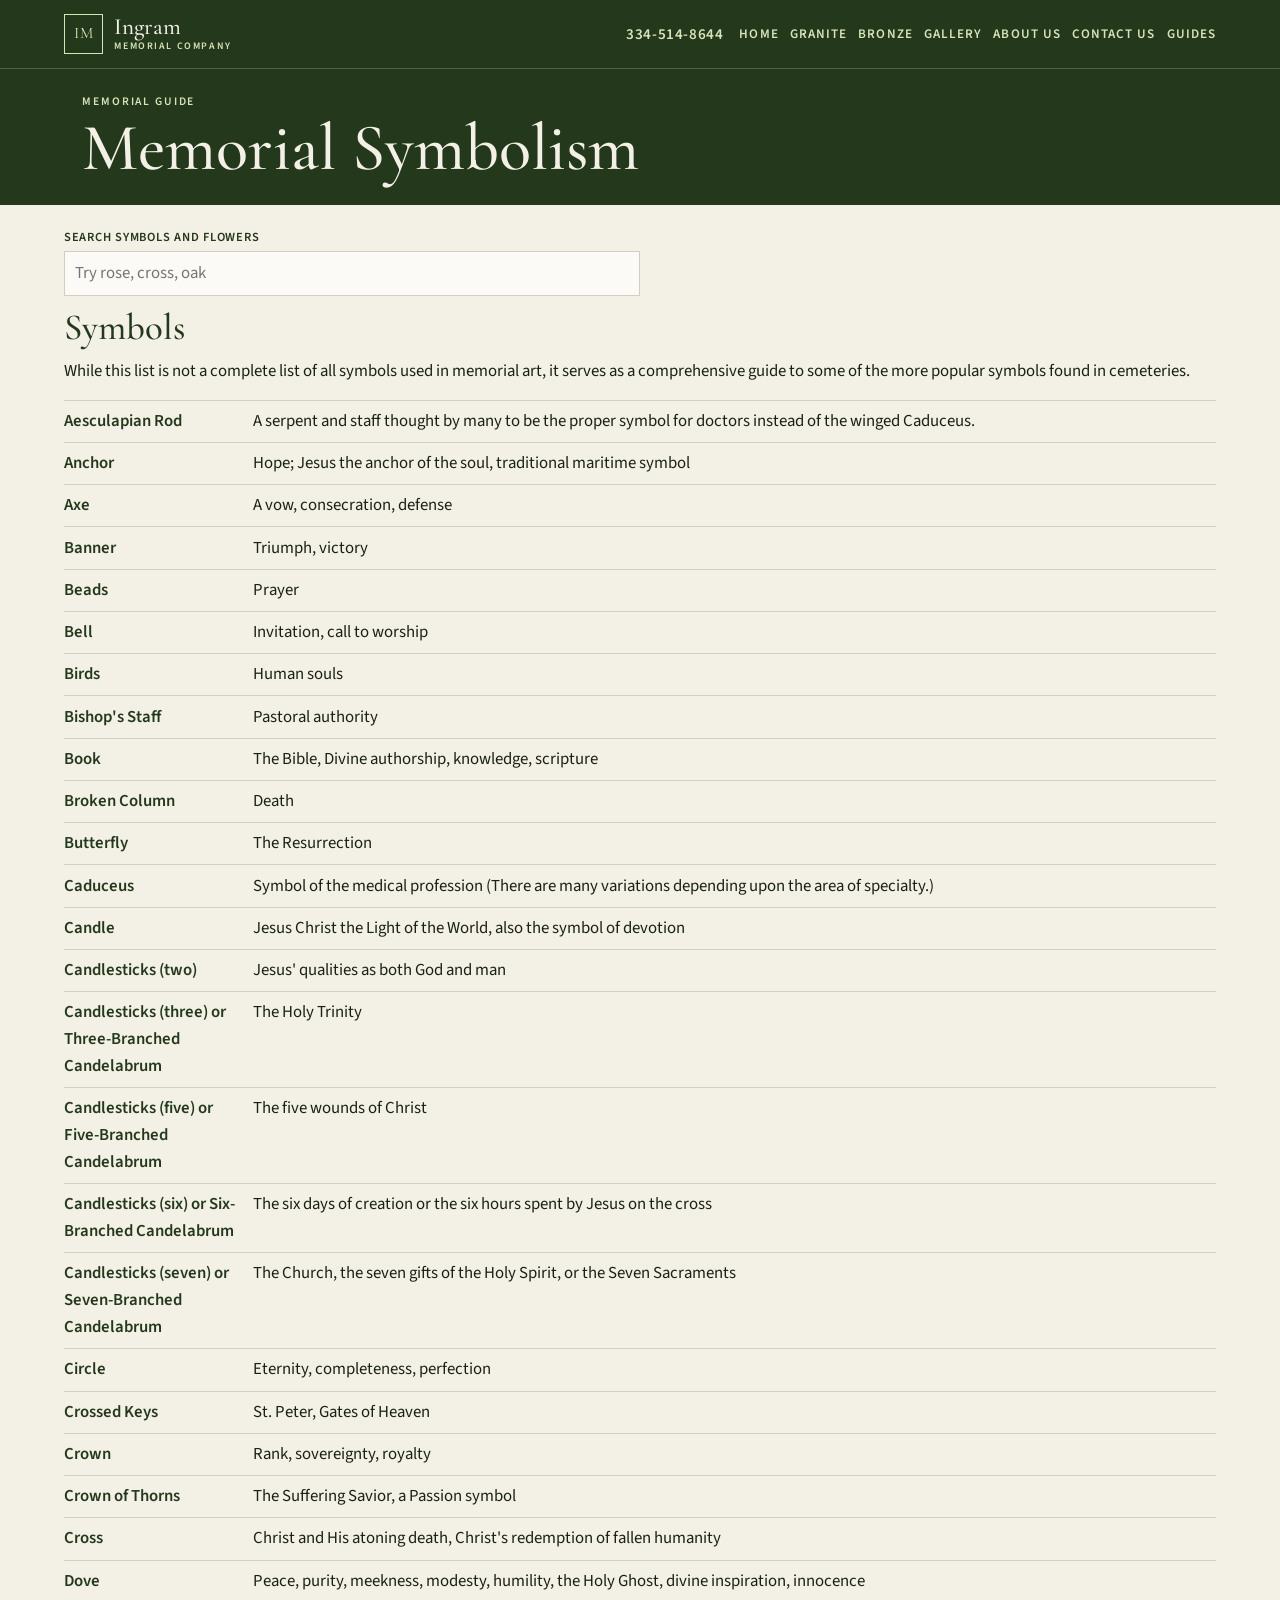
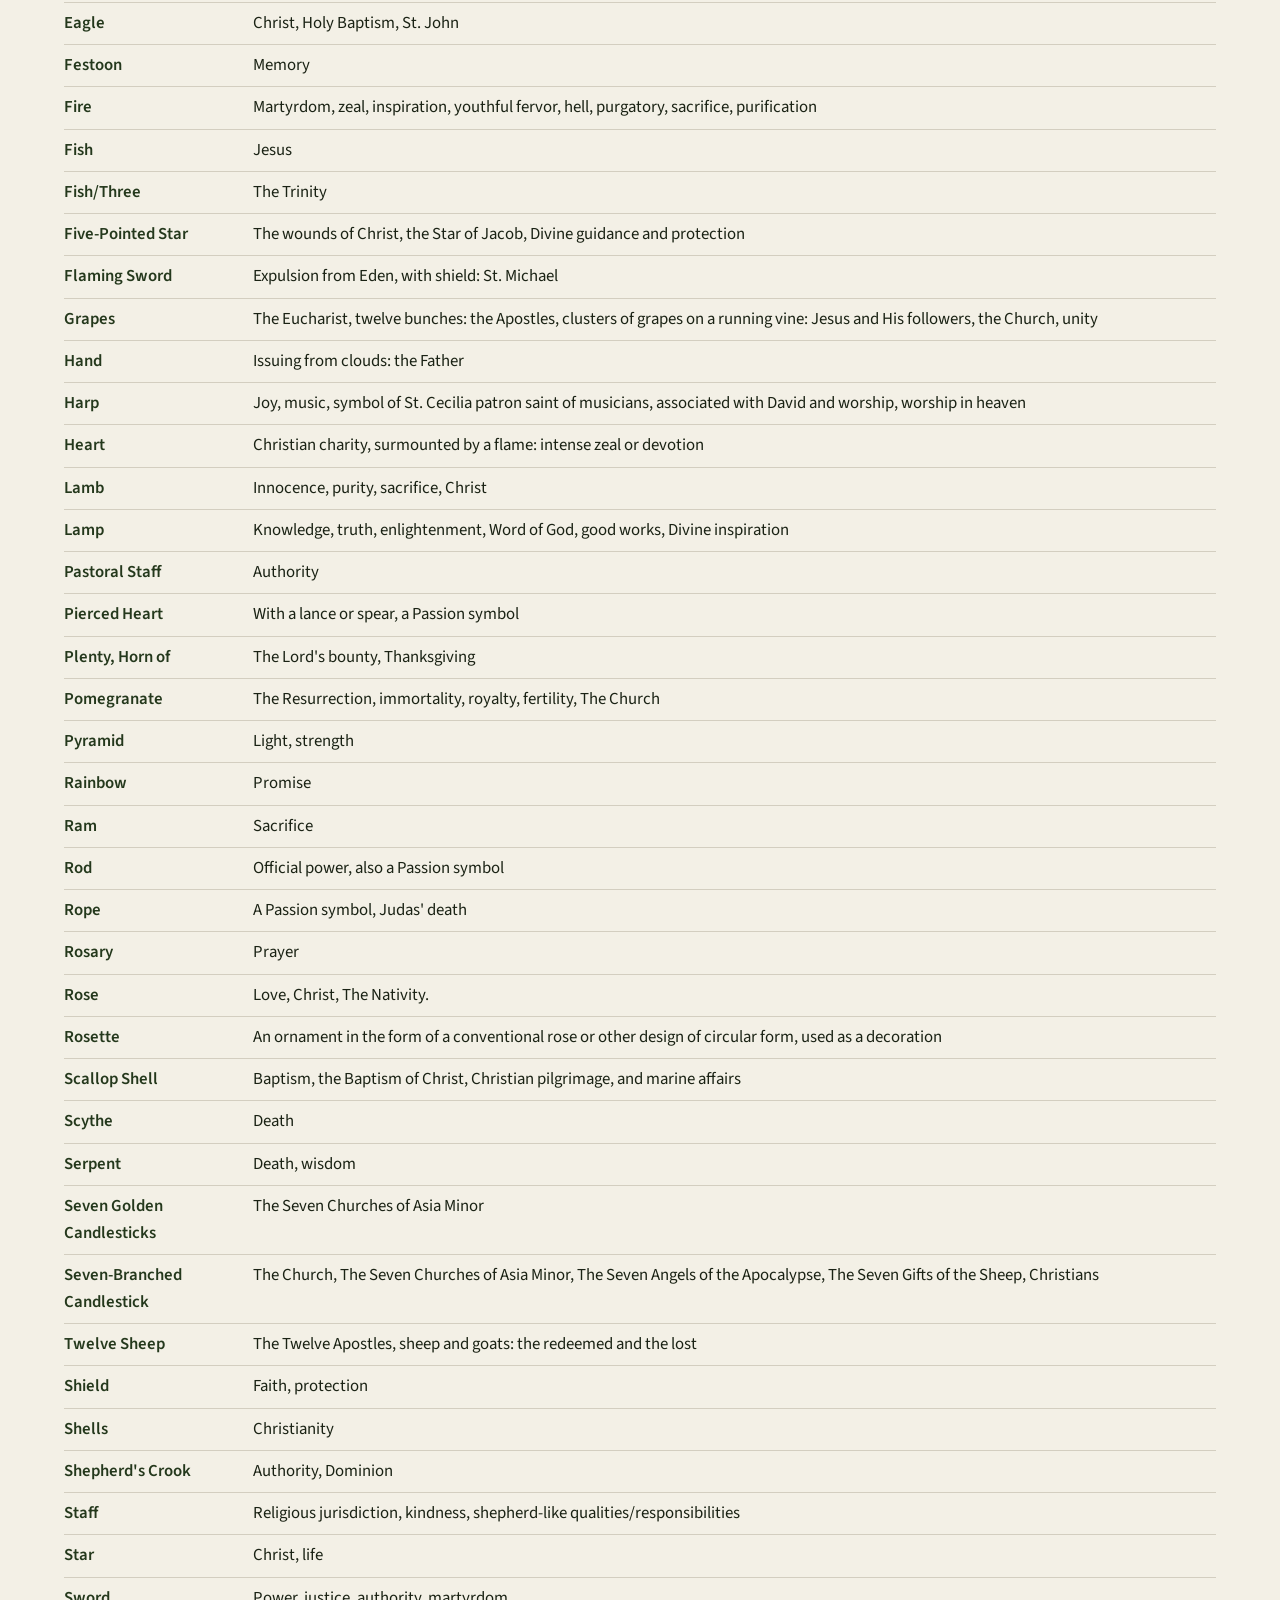
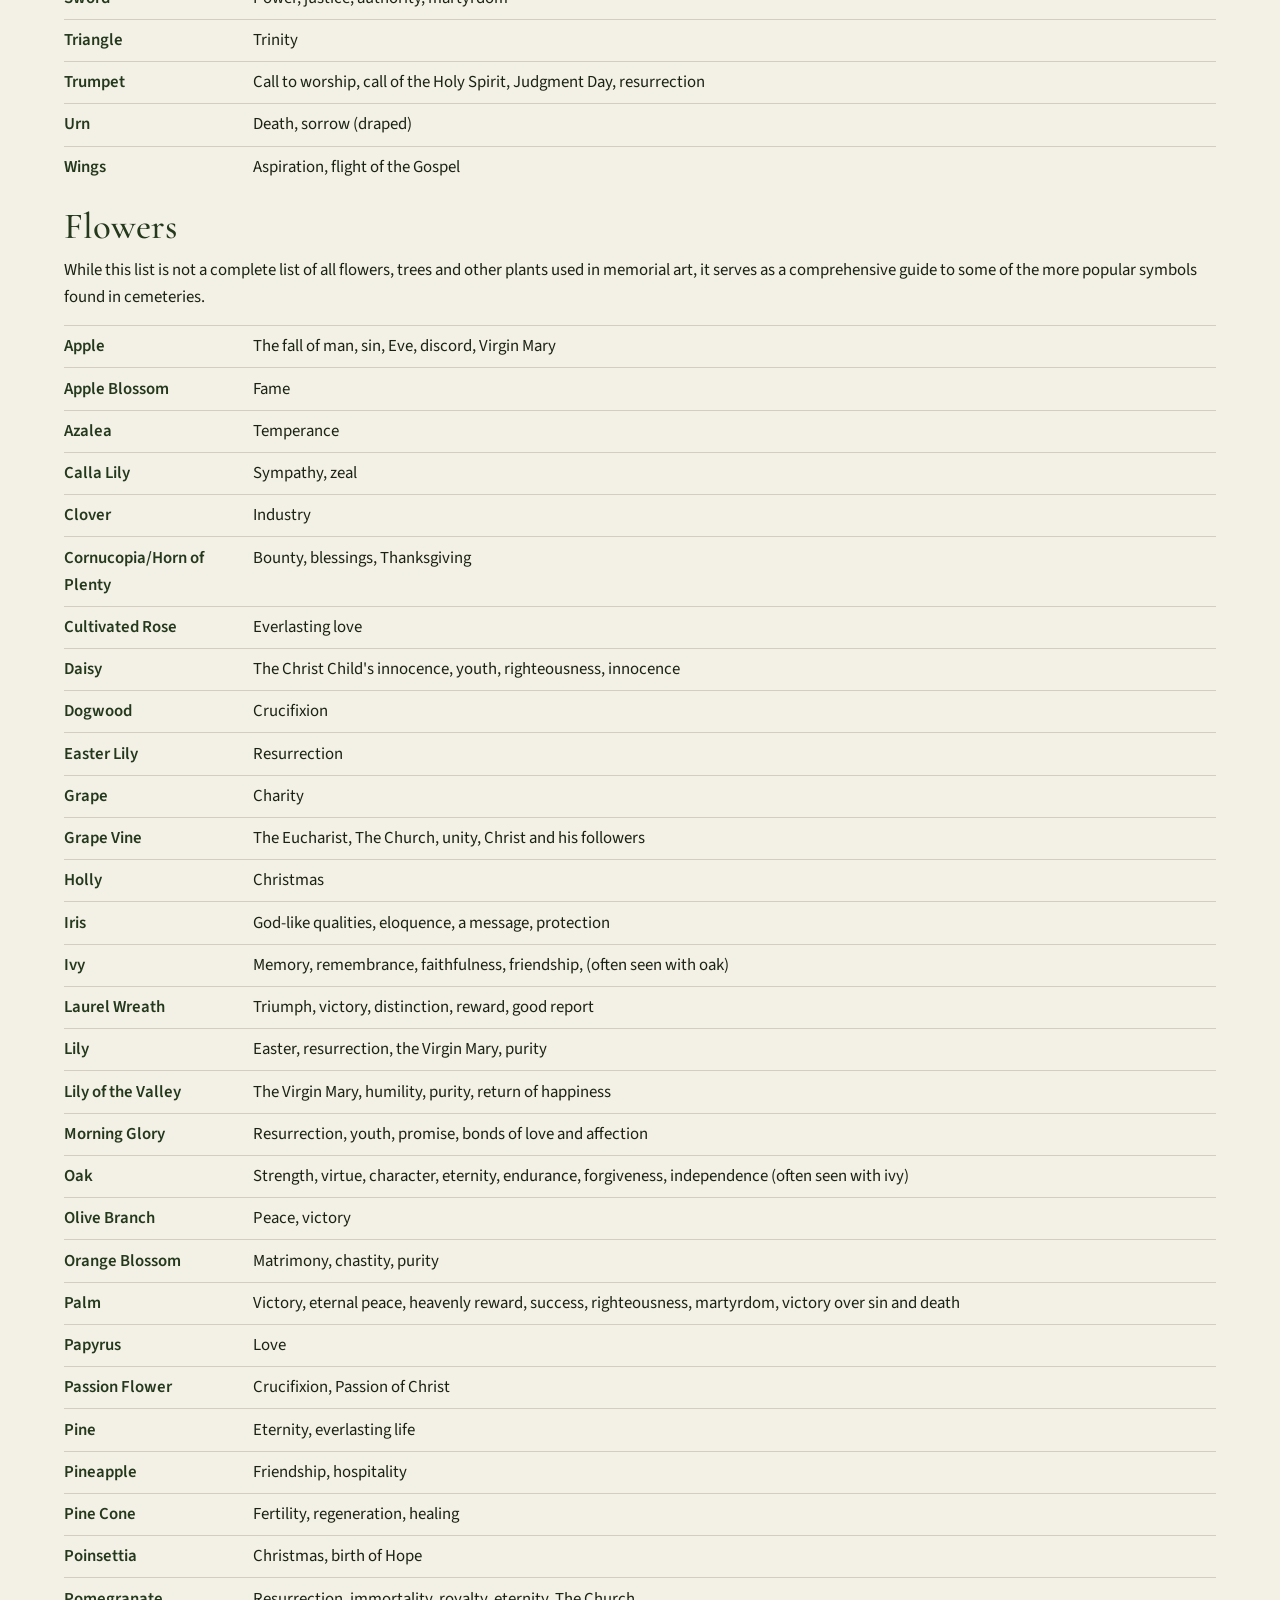
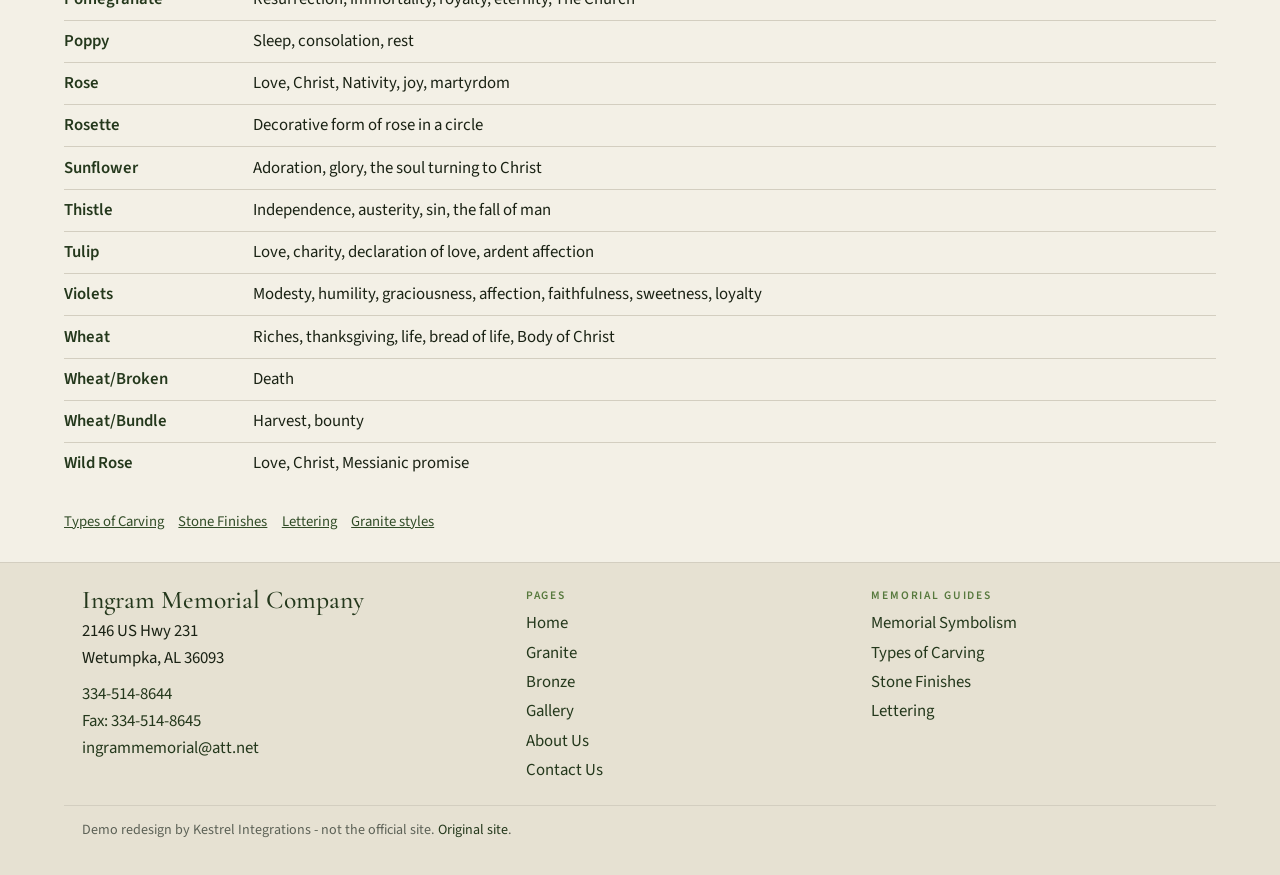
<file: symbolism.html>
<!DOCTYPE html>
<html lang="en" class="no-js">
<head>
  <meta charset="utf-8">
  <script>document.documentElement.classList.replace("no-js","js");</script>
  <meta name="viewport" content="width=device-width, initial-scale=1">
  <meta name="robots" content="noindex">
  <title>Memorial Symbolism | Ingram Memorial Company</title>
  <meta name="description" content="A guide to popular symbols, flowers, trees, and plants used in memorial art.">
  <link rel="canonical" href="https://www.ingrammemorialco.com/index.php/memorial-symbolism">
  <link rel="icon" href="assets/favicon.svg" type="image/svg+xml">
  <meta name="theme-color" content="#24381c">
  <link rel="preconnect" href="https://fonts.googleapis.com">
  <link rel="preconnect" href="https://fonts.gstatic.com" crossorigin>
  <link href="https://fonts.googleapis.com/css2?family=Cormorant+Garamond:ital,wght@0,500;0,600;1,500;1,600&family=Source+Sans+3:wght@400;600;700&display=swap" rel="stylesheet">
  <link rel="stylesheet" href="css/styles.css">
</head>
<body>
  <a class="skip" href="#content">Skip to content</a>
  <header class="site-header">
    <div class="wrap header-inner">
      <a class="brand" href="index.html">
        <span class="brand-mark" aria-hidden="true">IM</span>
        <span class="brand-name">Ingram<small>Memorial Company</small></span>
      </a>
      <a class="header-phone" href="tel:+13345148644">334-514-8644</a>
      <button class="nav-toggle" type="button" aria-expanded="false" aria-controls="site-nav">Menu</button>
      <nav class="nav" id="site-nav" aria-label="Primary">
        <a href="index.html">Home</a>
        <a href="granite.html">Granite</a>
        <a href="bronze.html">Bronze</a>
        <a href="gallery.html">Gallery</a>
        <a href="about.html">About Us</a>
        <a href="contact.html">Contact Us</a>
        <details class="nav-guides">
          <summary>Guides</summary>
          <div class="guides-panel">
            <a class="is-current" href="symbolism.html" aria-current="page">Memorial Symbolism</a>
            <a href="carving.html">Types of Carving</a>
            <a href="finishes.html">Stone Finishes</a>
            <a href="lettering.html">Lettering</a>
          </div>
        </details>
      </nav>
    </div>
  </header>

  <main id="content">
    <header class="page-head">
      <div class="wrap">
        <p class="kicker">Memorial guide</p>
        <h1>Memorial Symbolism</h1>
      </div>
    </header>
    <div class="wrap prose">
      <label class="filter-label" for="symbol-filter">Search symbols and flowers</label>
      <input class="filter-input" id="symbol-filter" type="search" placeholder="Try rose, cross, oak">
      <p id="filter-empty" class="note" hidden>No matches. Try another word.</p>

      <h2>Symbols</h2>
      <p>While this list is not a complete list of all symbols used in memorial art, it serves as a comprehensive guide to some of the more popular symbols found in cemeteries.</p>
      <dl class="defs">
        <div class="entry"><dt>Aesculapian Rod</dt><dd>A serpent and staff thought by many to be the proper symbol for doctors instead of the winged Caduceus.</dd></div>
        <div class="entry"><dt>Anchor</dt><dd>Hope; Jesus the anchor of the soul, traditional maritime symbol</dd></div>
        <div class="entry"><dt>Axe</dt><dd>A vow, consecration, defense</dd></div>
        <div class="entry"><dt>Banner</dt><dd>Triumph, victory</dd></div>
        <div class="entry"><dt>Beads</dt><dd>Prayer</dd></div>
        <div class="entry"><dt>Bell</dt><dd>Invitation, call to worship</dd></div>
        <div class="entry"><dt>Birds</dt><dd>Human souls</dd></div>
        <div class="entry"><dt>Bishop's Staff</dt><dd>Pastoral authority</dd></div>
        <div class="entry"><dt>Book</dt><dd>The Bible, Divine authorship, knowledge, scripture</dd></div>
        <div class="entry"><dt>Broken Column</dt><dd>Death</dd></div>
        <div class="entry"><dt>Butterfly</dt><dd>The Resurrection</dd></div>
        <div class="entry"><dt>Caduceus</dt><dd>Symbol of the medical profession (There are many variations depending upon the area of specialty.)</dd></div>
        <div class="entry"><dt>Candle</dt><dd>Jesus Christ the Light of the World, also the symbol of devotion</dd></div>
        <div class="entry"><dt>Candlesticks (two)</dt><dd>Jesus' qualities as both God and man</dd></div>
        <div class="entry"><dt>Candlesticks (three) or Three-Branched Candelabrum</dt><dd>The Holy Trinity</dd></div>
        <div class="entry"><dt>Candlesticks (five) or Five-Branched Candelabrum</dt><dd>The five wounds of Christ</dd></div>
        <div class="entry"><dt>Candlesticks (six) or Six-Branched Candelabrum</dt><dd>The six days of creation or the six hours spent by Jesus on the cross</dd></div>
        <div class="entry"><dt>Candlesticks (seven) or Seven-Branched Candelabrum</dt><dd>The Church, the seven gifts of the Holy Spirit, or the Seven Sacraments</dd></div>
        <div class="entry"><dt>Circle</dt><dd>Eternity, completeness, perfection</dd></div>
        <div class="entry"><dt>Crossed Keys</dt><dd>St. Peter, Gates of Heaven</dd></div>
        <div class="entry"><dt>Crown</dt><dd>Rank, sovereignty, royalty</dd></div>
        <div class="entry"><dt>Crown of Thorns</dt><dd>The Suffering Savior, a Passion symbol</dd></div>
        <div class="entry"><dt>Cross</dt><dd>Christ and His atoning death, Christ's redemption of fallen humanity</dd></div>
        <div class="entry"><dt>Dove</dt><dd>Peace, purity, meekness, modesty, humility, the Holy Ghost, divine inspiration, innocence</dd></div>
        <div class="entry"><dt>Eagle</dt><dd>Christ, Holy Baptism, St. John</dd></div>
        <div class="entry"><dt>Festoon</dt><dd>Memory</dd></div>
        <div class="entry"><dt>Fire</dt><dd>Martyrdom, zeal, inspiration, youthful fervor, hell, purgatory, sacrifice, purification</dd></div>
        <div class="entry"><dt>Fish</dt><dd>Jesus</dd></div>
        <div class="entry"><dt>Fish/Three</dt><dd>The Trinity</dd></div>
        <div class="entry"><dt>Five-Pointed Star</dt><dd>The wounds of Christ, the Star of Jacob, Divine guidance and protection</dd></div>
        <div class="entry"><dt>Flaming Sword</dt><dd>Expulsion from Eden, with shield: St. Michael</dd></div>
        <div class="entry"><dt>Grapes</dt><dd>The Eucharist, twelve bunches: the Apostles, clusters of grapes on a running vine: Jesus and His followers, the Church, unity</dd></div>
        <div class="entry"><dt>Hand</dt><dd>Issuing from clouds: the Father</dd></div>
        <div class="entry"><dt>Harp</dt><dd>Joy, music, symbol of St. Cecilia patron saint of musicians, associated with David and worship, worship in heaven</dd></div>
        <div class="entry"><dt>Heart</dt><dd>Christian charity, surmounted by a flame: intense zeal or devotion</dd></div>
        <div class="entry"><dt>Lamb</dt><dd>Innocence, purity, sacrifice, Christ</dd></div>
        <div class="entry"><dt>Lamp</dt><dd>Knowledge, truth, enlightenment, Word of God, good works, Divine inspiration</dd></div>
        <div class="entry"><dt>Pastoral Staff</dt><dd>Authority</dd></div>
        <div class="entry"><dt>Pierced Heart</dt><dd>With a lance or spear, a Passion symbol</dd></div>
        <div class="entry"><dt>Plenty, Horn of</dt><dd>The Lord's bounty, Thanksgiving</dd></div>
        <div class="entry"><dt>Pomegranate</dt><dd>The Resurrection, immortality, royalty, fertility, The Church</dd></div>
        <div class="entry"><dt>Pyramid</dt><dd>Light, strength</dd></div>
        <div class="entry"><dt>Rainbow</dt><dd>Promise</dd></div>
        <div class="entry"><dt>Ram</dt><dd>Sacrifice</dd></div>
        <div class="entry"><dt>Rod</dt><dd>Official power, also a Passion symbol</dd></div>
        <div class="entry"><dt>Rope</dt><dd>A Passion symbol, Judas' death</dd></div>
        <div class="entry"><dt>Rosary</dt><dd>Prayer</dd></div>
        <div class="entry"><dt>Rose</dt><dd>Love, Christ, The Nativity.</dd></div>
        <div class="entry"><dt>Rosette</dt><dd>An ornament in the form of a conventional rose or other design of circular form, used as a decoration</dd></div>
        <div class="entry"><dt>Scallop Shell</dt><dd>Baptism, the Baptism of Christ, Christian pilgrimage, and marine affairs</dd></div>
        <div class="entry"><dt>Scythe</dt><dd>Death</dd></div>
        <div class="entry"><dt>Serpent</dt><dd>Death, wisdom</dd></div>
        <div class="entry"><dt>Seven Golden Candlesticks</dt><dd>The Seven Churches of Asia Minor</dd></div>
        <div class="entry"><dt>Seven-Branched Candlestick</dt><dd>The Church, The Seven Churches of Asia Minor, The Seven Angels of the Apocalypse, The Seven Gifts of the Sheep, Christians</dd></div>
        <div class="entry"><dt>Twelve Sheep</dt><dd>The Twelve Apostles, sheep and goats: the redeemed and the lost</dd></div>
        <div class="entry"><dt>Shield</dt><dd>Faith, protection</dd></div>
        <div class="entry"><dt>Shells</dt><dd>Christianity</dd></div>
        <div class="entry"><dt>Shepherd's Crook</dt><dd>Authority, Dominion</dd></div>
        <div class="entry"><dt>Staff</dt><dd>Religious jurisdiction, kindness, shepherd-like qualities/responsibilities</dd></div>
        <div class="entry"><dt>Star</dt><dd>Christ, life</dd></div>
        <div class="entry"><dt>Sword</dt><dd>Power, justice, authority, martyrdom</dd></div>
        <div class="entry"><dt>Triangle</dt><dd>Trinity</dd></div>
        <div class="entry"><dt>Trumpet</dt><dd>Call to worship, call of the Holy Spirit, Judgment Day, resurrection</dd></div>
        <div class="entry"><dt>Urn</dt><dd>Death, sorrow (draped)</dd></div>
        <div class="entry"><dt>Wings</dt><dd>Aspiration, flight of the Gospel</dd></div>
      </dl>

      <h2>Flowers</h2>
      <p>While this list is not a complete list of all flowers, trees and other plants used in memorial art, it serves as a comprehensive guide to some of the more popular symbols found in cemeteries.</p>
      <dl class="defs">
        <div class="entry"><dt>Apple</dt><dd>The fall of man, sin, Eve, discord, Virgin Mary</dd></div>
        <div class="entry"><dt>Apple Blossom</dt><dd>Fame</dd></div>
        <div class="entry"><dt>Azalea</dt><dd>Temperance</dd></div>
        <div class="entry"><dt>Calla Lily</dt><dd>Sympathy, zeal</dd></div>
        <div class="entry"><dt>Clover</dt><dd>Industry</dd></div>
        <div class="entry"><dt>Cornucopia/Horn of Plenty</dt><dd>Bounty, blessings, Thanksgiving</dd></div>
        <div class="entry"><dt>Cultivated Rose</dt><dd>Everlasting love</dd></div>
        <div class="entry"><dt>Daisy</dt><dd>The Christ Child's innocence, youth, righteousness, innocence</dd></div>
        <div class="entry"><dt>Dogwood</dt><dd>Crucifixion</dd></div>
        <div class="entry"><dt>Easter Lily</dt><dd>Resurrection</dd></div>
        <div class="entry"><dt>Grape</dt><dd>Charity</dd></div>
        <div class="entry"><dt>Grape Vine</dt><dd>The Eucharist, The Church, unity, Christ and his followers</dd></div>
        <div class="entry"><dt>Holly</dt><dd>Christmas</dd></div>
        <div class="entry"><dt>Iris</dt><dd>God-like qualities, eloquence, a message, protection</dd></div>
        <div class="entry"><dt>Ivy</dt><dd>Memory, remembrance, faithfulness, friendship, (often seen with oak)</dd></div>
        <div class="entry"><dt>Laurel Wreath</dt><dd>Triumph, victory, distinction, reward, good report</dd></div>
        <div class="entry"><dt>Lily</dt><dd>Easter, resurrection, the Virgin Mary, purity</dd></div>
        <div class="entry"><dt>Lily of the Valley</dt><dd>The Virgin Mary, humility, purity, return of happiness</dd></div>
        <div class="entry"><dt>Morning Glory</dt><dd>Resurrection, youth, promise, bonds of love and affection</dd></div>
        <div class="entry"><dt>Oak</dt><dd>Strength, virtue, character, eternity, endurance, forgiveness, independence (often seen with ivy)</dd></div>
        <div class="entry"><dt>Olive Branch</dt><dd>Peace, victory</dd></div>
        <div class="entry"><dt>Orange Blossom</dt><dd>Matrimony, chastity, purity</dd></div>
        <div class="entry"><dt>Palm</dt><dd>Victory, eternal peace, heavenly reward, success, righteousness, martyrdom, victory over sin and death</dd></div>
        <div class="entry"><dt>Papyrus</dt><dd>Love</dd></div>
        <div class="entry"><dt>Passion Flower</dt><dd>Crucifixion, Passion of Christ</dd></div>
        <div class="entry"><dt>Pine</dt><dd>Eternity, everlasting life</dd></div>
        <div class="entry"><dt>Pineapple</dt><dd>Friendship, hospitality</dd></div>
        <div class="entry"><dt>Pine Cone</dt><dd>Fertility, regeneration, healing</dd></div>
        <div class="entry"><dt>Poinsettia</dt><dd>Christmas, birth of Hope</dd></div>
        <div class="entry"><dt>Pomegranate</dt><dd>Resurrection, immortality, royalty, eternity, The Church</dd></div>
        <div class="entry"><dt>Poppy</dt><dd>Sleep, consolation, rest</dd></div>
        <div class="entry"><dt>Rose</dt><dd>Love, Christ, Nativity, joy, martyrdom</dd></div>
        <div class="entry"><dt>Rosette</dt><dd>Decorative form of rose in a circle</dd></div>
        <div class="entry"><dt>Sunflower</dt><dd>Adoration, glory, the soul turning to Christ</dd></div>
        <div class="entry"><dt>Thistle</dt><dd>Independence, austerity, sin, the fall of man</dd></div>
        <div class="entry"><dt>Tulip</dt><dd>Love, charity, declaration of love, ardent affection</dd></div>
        <div class="entry"><dt>Violets</dt><dd>Modesty, humility, graciousness, affection, faithfulness, sweetness, loyalty</dd></div>
        <div class="entry"><dt>Wheat</dt><dd>Riches, thanksgiving, life, bread of life, Body of Christ</dd></div>
        <div class="entry"><dt>Wheat/Broken</dt><dd>Death</dd></div>
        <div class="entry"><dt>Wheat/Bundle</dt><dd>Harvest, bounty</dd></div>
        <div class="entry"><dt>Wild Rose</dt><dd>Love, Christ, Messianic promise</dd></div>
      </dl>
      <nav class="related" aria-label="Related">
        <a href="carving.html">Types of Carving</a>
        <a href="finishes.html">Stone Finishes</a>
        <a href="lettering.html">Lettering</a>
        <a href="granite.html">Granite styles</a>
      </nav>
    </div>
  </main>

  <footer class="site-footer">
    <div class="wrap footer-grid">
      <div>
        <p class="footer-name">Ingram Memorial Company</p>
        <address>2146 US Hwy 231<br>Wetumpka, AL 36093</address>
        <p><a href="tel:+13345148644">334-514-8644</a><br><a href="tel:+13345148645">Fax: 334-514-8645</a><br><a href="mailto:ingrammemorial@att.net">ingrammemorial@att.net</a></p>
      </div>
      <div>
        <p class="kicker">Pages</p>
        <ul>
          <li><a href="index.html">Home</a></li>
          <li><a href="granite.html">Granite</a></li>
          <li><a href="bronze.html">Bronze</a></li>
          <li><a href="gallery.html">Gallery</a></li>
          <li><a href="about.html">About Us</a></li>
          <li><a href="contact.html">Contact Us</a></li>
        </ul>
      </div>
      <div>
        <p class="kicker">Memorial guides</p>
        <ul>
          <li><a href="symbolism.html">Memorial Symbolism</a></li>
          <li><a href="carving.html">Types of Carving</a></li>
          <li><a href="finishes.html">Stone Finishes</a></li>
          <li><a href="lettering.html">Lettering</a></li>
        </ul>
      </div>
    </div>
    <div class="wrap demo-note">
      <p>Demo redesign by Kestrel Integrations - not the official site. <a href="https://www.ingrammemorialco.com/">Original site</a>.</p>
    </div>
  </footer>
  <div class="callbar"><a href="tel:+13345148644">Call</a><a href="contact.html">Contact</a></div>
  <script src="js/main.js"></script>
</body>
</html>
</file>
<file: css/styles.css>
/* Ingram Memorial Company — demo redesign
   Palette from the live YOOtheme style-green template:
   #739A42, #507D32, #57793D, #D0E098, #324E1F */

:root {
  --ink: #1a2214;
  --forest: #24381c;
  --forest-2: #314c27;
  --leaf: #57793d;
  --sage: #739a42;
  --mist: #d7e4b8;
  --paper: #f3f0e6;
  --paper-2: #e6e1d2;
  --white: #fbfaf6;
  --stone: #5c6156;
  --line: #d3cec0;
  --serif: "Cormorant Garamond", Georgia, "Times New Roman", serif;
  --sans: "Source Sans 3", "Segoe UI", "Trebuchet MS", sans-serif;
  --header-h: 4.25rem;
}

*,
*::before,
*::after { box-sizing: border-box; }

html { scroll-behavior: smooth; }

body {
  margin: 0;
  background: var(--paper);
  color: var(--ink);
  font-family: var(--sans);
  font-size: 1.05rem;
  line-height: 1.6;
  animation: page-in 0.55s ease;
  padding-bottom: calc(3.4rem + env(safe-area-inset-bottom));
  overflow-x: clip;
}

img { max-width: 100%; height: auto; display: block; }

a { color: var(--forest-2); }

a:hover { color: var(--leaf); }

:focus-visible {
  outline: 2px solid var(--sage);
  outline-offset: 3px;
}

.skip {
  position: absolute;
  left: 0.75rem;
  top: -4rem;
  background: var(--white);
  color: var(--forest);
  padding: 0.4rem 0.7rem;
  z-index: 80;
}

.skip:focus { top: 0.5rem; }

.wrap {
  width: auto;
  max-width: 72rem;
  margin-inline: auto;
  padding-left: 1.15rem;
  padding-right: 1.15rem;
}

address { font-style: normal; }

h1, h2, h3, .brand-name, .verse, .footer-name {
  font-family: var(--serif);
  font-weight: 500;
  letter-spacing: 0;
}

[id] { scroll-margin-top: 5.2rem; }

h1 {
  font-size: clamp(2rem, 7.4vw, 4.15rem);
  line-height: 1.05;
  margin: 0.15rem 0 0.6rem;
  color: var(--forest);
  overflow-wrap: break-word;
}

h2 {
  font-size: clamp(1.7rem, 3vw, 2.3rem);
  line-height: 1.1;
  margin: 0 0 0.6rem;
  color: var(--forest);
}

h3 {
  font-size: 1.45rem;
  line-height: 1.2;
  margin: 0 0 0.35rem;
  color: var(--forest);
}

p { margin: 0 0 0.9rem; }

.kicker {
  margin: 0;
  font-family: var(--sans);
  font-size: 0.72rem;
  font-weight: 600;
  letter-spacing: 0.16em;
  text-transform: uppercase;
  color: var(--leaf);
}

/* Header */

.site-header {
  position: sticky;
  top: 0;
  z-index: 40;
  background: var(--forest);
  color: var(--mist);
  border-bottom: 1px solid rgba(215, 228, 184, 0.25);
}

.header-inner {
  display: flex;
  flex-wrap: wrap;
  align-items: center;
  gap: 0.6rem 1rem;
  min-height: var(--header-h);
  padding: 0.55rem 0;
}

.brand {
  display: flex;
  align-items: center;
  gap: 0.7rem;
  color: var(--paper);
  text-decoration: none;
  margin-right: auto;
}

.brand:hover { color: white; }

.brand-mark {
  width: 2.45rem;
  height: 2.45rem;
  border: 1px solid var(--mist);
  display: grid;
  place-items: center;
  font-family: var(--serif);
  font-size: 1rem;
  letter-spacing: 0.04em;
  color: var(--mist);
  flex: none;
}

.brand-name {
  font-size: 1.45rem;
  line-height: 0.9;
  color: var(--paper);
}

.brand-name small {
  display: block;
  margin-top: 0.28rem;
  font-family: var(--sans);
  font-size: 0.62rem;
  font-weight: 600;
  letter-spacing: 0.16em;
  text-transform: uppercase;
  color: var(--mist);
}

.header-phone {
  display: none;
  color: var(--mist);
  text-decoration: none;
  font-weight: 600;
  letter-spacing: 0.04em;
  font-size: 0.95rem;
}

.header-phone:hover { color: white; }

.nav-toggle {
  display: none;
  background: transparent;
  color: var(--mist);
  border: 1px solid rgba(215, 228, 184, 0.5);
  padding: 0.4rem 0.7rem;
  font: inherit;
  font-size: 0.75rem;
  font-weight: 600;
  letter-spacing: 0.14em;
  text-transform: uppercase;
  cursor: pointer;
}

.nav-toggle:hover { color: white; border-color: white; }

.nav {
  display: flex;
  flex-direction: column;
  width: 100%;
  gap: 0.15rem;
  padding: 0.2rem 0 0.7rem;
}

.nav a,
.nav-guides summary {
  color: var(--mist);
  text-decoration: none;
  font-size: 0.82rem;
  font-weight: 600;
  letter-spacing: 0.08em;
  text-transform: uppercase;
  padding: 0.35rem 0;
}

.nav a:hover,
.nav-guides summary:hover { color: white; }

.nav a.is-current {
  color: white;
  box-shadow: inset 0 -2px 0 var(--sage);
}

.nav-guides { position: relative; }

.nav-guides summary {
  cursor: pointer;
  list-style: none;
}

.nav-guides summary::-webkit-details-marker { display: none; }

.guides-panel {
  display: flex;
  flex-direction: column;
  padding: 0.15rem 0 0.3rem 0.7rem;
}

.guides-panel a {
  font-size: 0.78rem;
  letter-spacing: 0.06em;
  text-transform: none;
  font-weight: 500;
}

.js .nav { display: none; }

.js .nav.is-open {
  display: flex;
  max-height: calc(100vh - 4.75rem);
  overflow: auto;
}

.js .nav-toggle { display: inline-flex; }

/* Hero and home */

.hero-photo {
  margin: 0;
  background: #c9c6ba;
  max-height: 58vh;
  overflow: hidden;
}

.hero-photo img {
  width: 100%;
  height: 58vh;
  max-height: 58vh;
  object-fit: cover;
  object-position: center center;
}

.hero-caption {
  margin: 0;
  padding: 0.35rem 0 0;
  color: var(--stone);
  font-size: 0.8rem;
}

.intro { padding: 1.6rem 0 1.2rem; }

.lede { font-size: 1.12rem; max-width: 40rem; }

.actions {
  display: flex;
  flex-wrap: wrap;
  gap: 0.5rem;
  margin: 1rem 0 0.4rem;
  max-width: 100%;
}

.btn,
button.btn,
input.btn {
  display: inline-block;
  background: var(--forest);
  color: var(--mist);
  border: 1px solid var(--forest);
  text-decoration: none;
  font-family: var(--sans);
  font-size: 0.78rem;
  font-weight: 600;
  letter-spacing: 0.1em;
  text-transform: uppercase;
  padding: 0.7rem 0.95rem;
  cursor: pointer;
  line-height: 1.2;
}

.btn:hover,
button.btn:hover { background: var(--forest-2); color: white; }

.btn-ghost {
  background: transparent;
  color: var(--forest);
}

.btn-ghost:hover { background: var(--forest); color: var(--mist); }

.btn-on-dark {
  background: transparent;
  color: var(--mist);
  border-color: var(--mist);
}

.btn-on-dark:hover { background: var(--mist); color: var(--forest); }

.chips {
  display: flex;
  flex-wrap: wrap;
  gap: 0.35rem;
  margin: 0.3rem 0 0;
  padding: 0;
  list-style: none;
}

.chips a,
.chips span {
  display: inline-block;
  border: 1px solid var(--line);
  background: transparent;
  color: var(--forest);
  text-decoration: none;
  font-size: 0.78rem;
  letter-spacing: 0.04em;
  padding: 0.18rem 0.48rem;
  line-height: 1.4;
}

.chips a:hover {
  border-color: var(--leaf);
  background: var(--mist);
  color: var(--forest);
}

.section { padding: 1.5rem 0; }

.section-tight { padding: 1rem 0; }

.rule {
  border: 0;
  height: 3px;
  border-top: 1px solid var(--forest);
  border-bottom: 1px solid var(--forest);
  margin: 0;
}

/* Reviews */

.reviews {
  background: var(--white);
  border-top: 1px solid var(--line);
  border-bottom: 1px solid var(--line);
  padding: 1.4rem 0 1.5rem;
}

.sample-banner {
  background: var(--mist);
  color: var(--forest);
  font-weight: 600;
  font-size: 0.92rem;
  padding: 0.5rem 0.7rem;
  margin: 0.7rem 0 0.8rem;
  overflow-wrap: break-word;
}

.stars {
  display: flex;
  align-items: center;
  gap: 0.35rem;
  margin: 0 0 0.8rem;
  color: var(--stone);
  font-size: 0.85rem;
}

.stars svg { display: block; }

.review-grid {
  display: grid;
  gap: 0.45rem;
}

.review {
  border: 1px solid var(--line);
  background: var(--paper);
  padding: 0.65rem 0.75rem 0.7rem;
}

.review header {
  display: flex;
  justify-content: space-between;
  align-items: baseline;
  gap: 0.5rem;
  margin-bottom: 0.25rem;
}

.review h3 {
  font-family: var(--sans);
  font-size: 0.95rem;
  font-weight: 600;
  margin: 0;
}

.sample-tag {
  flex: none;
  font-size: 0.65rem;
  font-weight: 700;
  letter-spacing: 0.08em;
  text-transform: uppercase;
  color: var(--forest);
  border: 1px solid var(--leaf);
  padding: 0.05rem 0.35rem;
}

.review p { margin: 0; font-size: 0.95rem; }

.reviews .actions { margin-top: 0.9rem; }

/* Quote */

.verse-band {
  background: var(--forest);
  color: var(--paper);
  padding: 1.8rem 0;
}

.verse-grid {
  display: grid;
  gap: 1rem;
  align-items: center;
}

.verse {
  margin: 0;
  font-style: italic;
  font-size: clamp(1.55rem, 3.4vw, 2.25rem);
  line-height: 1.3;
  color: var(--paper);
}

.verse-band .kicker { color: var(--mist); margin-bottom: 0.6rem; }

.verse-band img {
  width: 100%;
  border: 1px solid rgba(215, 228, 184, 0.35);
}

.signoff {
  font-family: var(--serif);
  font-style: italic;
  font-size: 1.35rem;
  color: var(--forest);
  margin: 0.2rem 0 1rem;
}

/* Visit */

.visit {
  background: var(--forest-2);
  color: var(--paper);
  padding: 1.7rem 0;
}

.visit h2,
.visit a { color: var(--paper); }

.visit a:hover { color: var(--mist); }

.visit .kicker { color: var(--mist); }

.visit address { font-style: normal; margin-bottom: 0.8rem; }

/* Interior */

.page-head {
  background: var(--forest);
  color: var(--paper);
  padding: 1.5rem 0 1.35rem;
}

.page-head .kicker { color: var(--mist); }

.page-head h1 { color: var(--paper); margin-bottom: 0; }

.prose { padding: 1.4rem 0 0.4rem; }

.prose > :first-child { margin-top: 0; }

.note {
  color: var(--stone);
  font-size: 0.92rem;
}

.style-block {
  display: grid;
  gap: 0.75rem;
  padding: 1.15rem 0;
  border-top: 1px solid var(--line);
}

.style-block img { width: 100%; background: white; }

.photo-row {
  display: grid;
  gap: 0.4rem;
  margin: 0.6rem 0 0.3rem;
}

.photo-row a {
  display: block;
  background: #d5d1c4;
  overflow: hidden;
}

.photo-row img {
  width: 100%;
  height: 13.5rem;
  object-fit: cover;
}

.photo-row a:hover img { transform: scale(1.025); }

.finish-list,
.letter-grid { display: grid; gap: 0.8rem; }

.finish {
  display: grid;
  gap: 0.55rem;
  align-items: center;
  padding: 0.75rem 0;
  border-top: 1px solid var(--line);
}

.finish img {
  width: 100%;
  max-width: 9.5rem;
  background: white;
  border: 1px solid var(--line);
}

.letter-grid { margin-top: 0.5rem; }

.letter {
  border-top: 1px solid var(--line);
  padding: 0.7rem 0;
  background: transparent;
}

.letter a { display: block; color: inherit; text-decoration: none; }

.letter img {
  width: 100%;
  max-height: 9.5rem;
  object-fit: contain;
  background: white;
  border: 1px solid var(--line);
}

.letter p { margin: 0.4rem 0 0; font-size: 0.92rem; }

.catalog-panel,
.form-panel {
  border-top: 1px solid var(--forest);
  border-bottom: 1px solid var(--line);
  padding: 0.9rem 0;
  margin: 1rem 0;
}

.catalog-form,
.demo-form { margin: 0.4rem 0 0; }

.demo-form label,
.filter-label {
  display: block;
  font-size: 0.78rem;
  font-weight: 600;
  letter-spacing: 0.06em;
  text-transform: uppercase;
  color: var(--forest);
  margin: 0.7rem 0 0.2rem;
}

.demo-form input[type="text"],
.demo-form input[type="email"],
.demo-form textarea,
.filter-input {
  width: 100%;
  max-width: 36rem;
  font: inherit;
  color: var(--ink);
  background: var(--white);
  border: 1px solid var(--line);
  padding: 0.5rem 0.6rem;
}

.demo-form textarea { min-height: 8rem; resize: vertical; }

.demo-form label.check {
  display: flex;
  align-items: center;
  gap: 0.45rem;
  margin: 0.7rem 0;
  font-size: 0.95rem;
  text-transform: none;
  letter-spacing: 0;
  font-weight: 400;
}

.form-note {
  background: var(--mist);
  color: var(--forest);
  padding: 0.55rem 0.7rem;
  max-width: 36rem;
}

.map-link { display: block; max-width: 40rem; }

.map-link img { width: 100%; border: 1px solid var(--line); }

.defs { margin: 0.4rem 0 1.2rem; }

.entry {
  display: grid;
  grid-template-columns: 1fr;
  gap: 0.1rem;
  padding: 0.45rem 0;
  border-top: 1px solid var(--line);
}

.entry[hidden] { display: none; }

.entry dt { font-weight: 600; color: var(--forest); }

.entry dd { margin: 0; }

.filter-input { margin-bottom: 0.8rem; }

.empty-state {
  padding: 1.2rem 0 2rem;
  max-width: 38rem;
}

.empty-state h1 { margin-bottom: 0.6rem; }

.related {
  display: flex;
  flex-wrap: wrap;
  gap: 0.4rem 0.9rem;
  padding: 0.4rem 0 1.4rem;
  font-size: 0.92rem;
}

/* Footer and call bar */

.site-footer {
  background: var(--paper-2);
  border-top: 1px solid var(--line);
  padding: 1.5rem 0 1.2rem;
  color: var(--ink);
}

.footer-grid {
  display: grid;
  gap: 1.2rem;
}

.footer-name {
  font-size: 1.6rem;
  margin: 0 0 0.35rem;
  color: var(--forest);
  line-height: 1;
}

.site-footer address { font-style: normal; margin-bottom: 0.55rem; }

.site-footer ul { list-style: none; margin: 0.3rem 0 0; padding: 0; }

.site-footer li { margin: 0.15rem 0; }

.site-footer a { color: var(--forest); text-decoration: none; }

.site-footer a:hover { text-decoration: underline; }

.demo-note {
  margin-top: 1.2rem;
  padding-top: 0.8rem;
  border-top: 1px solid var(--line);
  font-size: 0.88rem;
  color: var(--stone);
}

.demo-note a { color: var(--forest); }

.callbar {
  position: fixed;
  left: 0;
  right: 0;
  bottom: 0;
  z-index: 45;
  display: grid;
  grid-template-columns: 1fr 1fr;
  background: var(--forest);
  padding-bottom: env(safe-area-inset-bottom);
}

.callbar a {
  color: var(--mist);
  text-align: center;
  text-decoration: none;
  font-size: 0.78rem;
  font-weight: 600;
  letter-spacing: 0.08em;
  text-transform: uppercase;
  padding: 0.9rem 0.4rem;
}

.callbar a + a { box-shadow: inset 1px 0 0 rgba(215, 228, 184, 0.35); }

.callbar a:hover { background: var(--forest-2); color: white; }

/* Lightbox */

.lightbox {
  border: 0;
  padding: 0;
  width: 100%;
  height: 100%;
  max-width: 100%;
  max-height: 100%;
  background: rgba(18, 24, 14, 0.94);
  color: var(--paper);
}

.lightbox::backdrop { background: transparent; }

.lightbox-bar {
  display: flex;
  justify-content: flex-end;
  gap: 0.4rem;
  padding: 0.7rem;
}

.lightbox-bar button {
  background: transparent;
  color: var(--mist);
  border: 1px solid rgba(215, 228, 184, 0.45);
  font: inherit;
  font-size: 0.75rem;
  letter-spacing: 0.08em;
  text-transform: uppercase;
  padding: 0.4rem 0.6rem;
  cursor: pointer;
}

.lightbox-bar button:hover { color: white; border-color: white; }

.lightbox figure {
  margin: 0;
  display: grid;
  justify-items: center;
  gap: 0.6rem;
  padding: 0 0.8rem 1.2rem;
}

.lightbox img {
  max-width: min(94vw, 1100px);
  max-height: 78vh;
  width: auto;
  height: auto;
  object-fit: contain;
  background: white;
  transition: opacity 0.35s ease;
}

.lightbox img.is-fading { opacity: 0; }

.lightbox figcaption {
  margin: 0;
  max-width: 40rem;
  text-align: center;
  font-size: 0.95rem;
  color: var(--mist);
}

/* Motion */

.js .reveal.will-reveal {
  opacity: 0;
  transform: translateY(12px);
}

.js .reveal.is-in {
  opacity: 1;
  transform: none;
  transition: opacity 0.7s ease, transform 0.7s ease;
}

.photo-row img,
.btn,
.nav a,
.chips a,
.callbar a,
.brand {
  transition: background-color 0.2s ease, color 0.2s ease, border-color 0.2s ease, transform 0.45s ease;
}

@media (min-width: 640px) {
  .entry { grid-template-columns: 11rem 1fr; gap: 0.35rem 0.8rem; }
  .finish { grid-template-columns: 9.5rem 1fr; }
  .letter-grid { grid-template-columns: 1fr 1fr; }
  .photo-row { grid-template-columns: 1fr 1fr; }
  .review-grid { grid-template-columns: 1fr 1fr; }
  .footer-grid { grid-template-columns: 1.3fr 1fr 1fr; }
}

@media (min-width: 860px) {
  .verse-grid { grid-template-columns: 1.1fr 0.9fr; gap: 1.5rem; }
  .style-block { grid-template-columns: 1fr 1.05fr; gap: 1.4rem; align-items: start; }
  .letter-grid { grid-template-columns: 1fr 1fr 1fr; }
  .photo-row { grid-template-columns: 1fr 1fr 1fr; }
}

@media (min-width: 1040px) {
  body { padding-bottom: 0; }

  .header-phone { display: inline; }

  .nav,
  .js .nav,
  .js .nav.is-open {
    display: flex;
    flex-direction: row;
    align-items: center;
    width: auto;
    max-height: none;
    overflow: visible;
    gap: 0.7rem;
    padding: 0;
  }

  .nav a,
  .nav-guides summary { white-space: nowrap; }

  .js .nav-toggle { display: none; }

  .guides-panel {
    position: absolute;
    right: 0;
    top: calc(100% + 0.35rem);
    min-width: 14rem;
    background: var(--forest-2);
    padding: 0.65rem 0.85rem;
    box-shadow: 0 10px 24px rgba(0, 0, 0, 0.18);
    z-index: 5;
  }

  .callbar { display: none; }
}

@media (min-width: 1100px) {
  .review-grid { grid-template-columns: 1fr 1fr 1fr; }
}

@media (prefers-reduced-motion: reduce) {
  html { scroll-behavior: auto; }

  body { animation: none; }

  *,
  *::before,
  *::after {
    animation: none !important;
    transition: none !important;
  }

  .js .reveal.will-reveal,
  .js .reveal.is-in {
    opacity: 1;
    transform: none;
  }

  .photo-row a:hover img { transform: none; }
}

@keyframes page-in {
  from { opacity: 0; }
  to { opacity: 1; }
}
</file>
